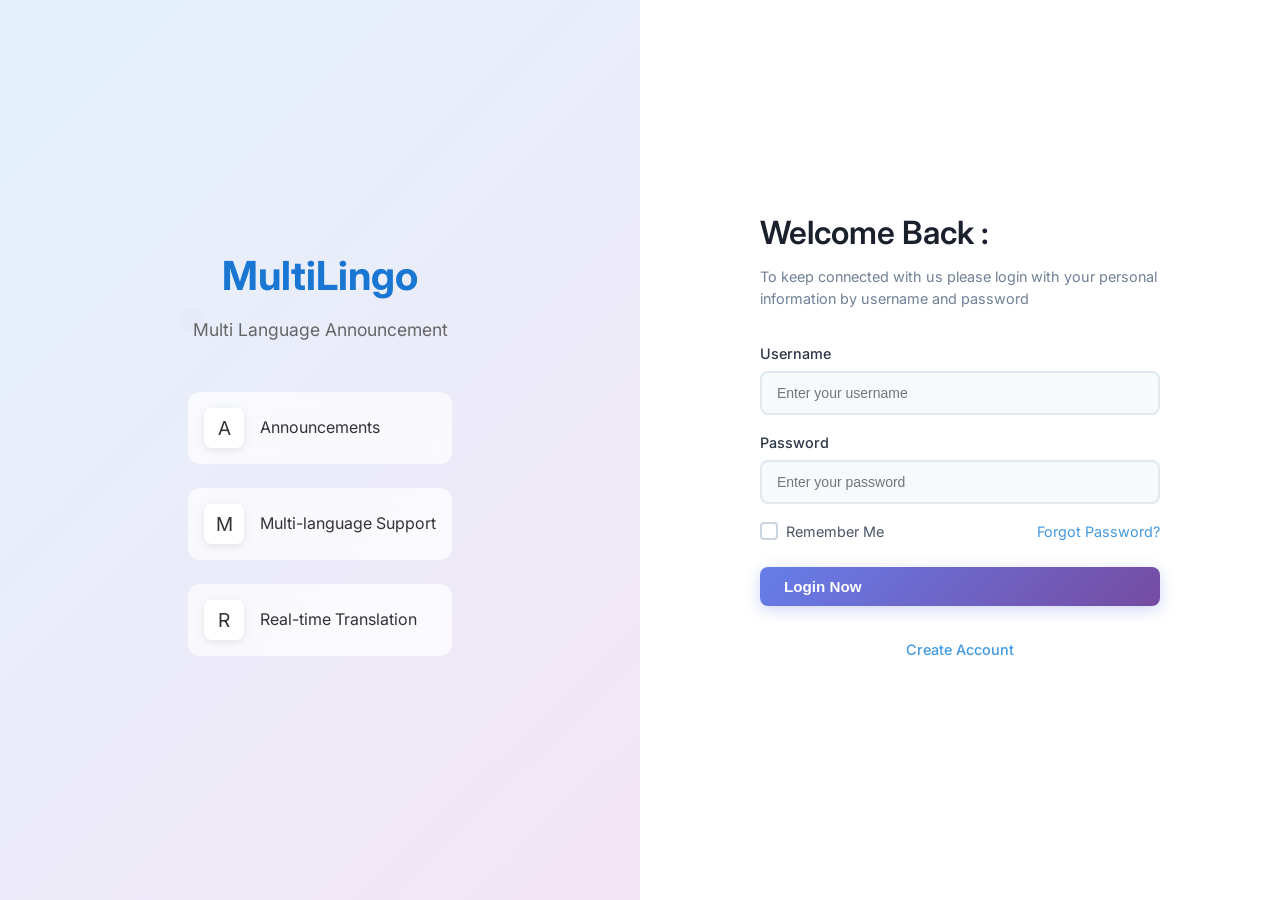
<file: static/index.html>
<!DOCTYPE html>
<html lang="en">
<head>
    <meta charset="UTF-8">
    <meta name="viewport" content="width=device-width, initial-scale=1.0">
    <title>MultiLingo - Multi Language Announcement</title>
    <link rel="stylesheet" href="/static/css/style.css">
    <link href="https://fonts.googleapis.com/css2?family=Inter:wght@300;400;500;600;700&display=swap" rel="stylesheet">
</head>
<body>
    <div class="login-container">
        <div class="login-left">
            <div class="login-illustration">
                <div class="illustration-content">
                    <div class="brand-logo">
                        <h1>MultiLingo</h1>
                        <p>Multi Language Announcement</p>
                    </div>
                    <div class="feature-highlights">
                        <div class="feature-item">
                            <div class="feature-icon">A</div>
                            <span>Announcements  </span>
                        </div>
                        <div class="feature-item">
                            <div class="feature-icon">M</div>
                            <span>Multi-language Support</span>
                        </div>
                        <div class="feature-item">
                            <div class="feature-icon">R</div>
                            <span>Real-time Translation</span>
                        </div>
                    </div>
                </div>
            </div>
        </div>
        <div class="login-right">
            <div class="auth-container">
                <div class="auth-header">
                    <h2>Welcome Back :</h2>
                    <p>To keep connected with us please login with your personal information by username  and password </p>
                </div>

            <!-- Login Form -->
            <div id="loginForm" class="auth-form">
                <form id="loginFormElement">
                    <div class="form-group">
                        <label for="loginUsername">Username</label>
                        <div class="input-wrapper">
                            <input type="text" id="loginUsername" name="username" placeholder="Enter your username" required>
                            <div class="input-icon"></div>
                        </div>
                    </div>
                    <div class="form-group">
                        <label for="loginPassword">Password</label>
                        <div class="input-wrapper">
                            <input type="password" id="loginPassword" name="password" placeholder="Enter your password" required>
                            <div class="input-icon"></div>
                        </div>
                    </div>
                    <div class="form-options">
                        <label class="remember-me">
                            <input type="checkbox" id="rememberMe">
                            <span class="checkmark"></span>
                            Remember Me
                        </label>
                        <a href="#" class="forgot-password">Forgot Password?</a>
                    </div>
                    <button type="submit" class="btn btn-primary">Login Now</button>
                </form>
                <div class="auth-footer">
                    <p class="auth-switch">
                        <a href="#" id="showSignup" class="create-account">Create Account</a>
                    </p>
                </div>
            </div>

            <!-- Signup Form -->
            <div id="signupForm" class="auth-form" style="display: none;">
                <form id="signupFormElement">
                    <div class="form-group">
                        <label for="signupUsername">Username</label>
                        <div class="input-wrapper">
                            <input type="text" id="signupUsername" name="username" placeholder="Enter your username" required minlength="3">
                            <div class="input-icon"></div>
                        </div>
                        <small>At least 3 characters</small>
                    </div>
                    <div class="form-group">
                        <label for="signupPassword">Password</label>
                        <div class="input-wrapper">
                            <input type="password" id="signupPassword" name="password" placeholder="Enter your password" required minlength="6">
                            <div class="input-icon"></div>
                        </div>
                        <small>At least 6 characters</small>
                    </div>
                    <div class="form-group">
                        <label for="confirmPassword">Confirm Password</label>
                        <div class="input-wrapper">
                            <input type="password" id="confirmPassword" name="confirmPassword" placeholder="Confirm your password" required>
                            <div class="input-icon"></div>
                        </div>
                    </div>
                    <button type="submit" class="btn btn-primary">Sign Up</button>
                </form>
                <div class="auth-footer">
                    <p class="auth-switch">
                        Already have an account? 
                        <a href="#" id="showLogin" class="login-link">Login here</a>
                    </p>
                </div>
            </div>

            <!-- Messages -->
            <div id="messageContainer" class="message-container"></div>
        </div>
    </div>
    </div>

    <script src="/static/js/auth.js"></script>
</body>
</html>
</file>
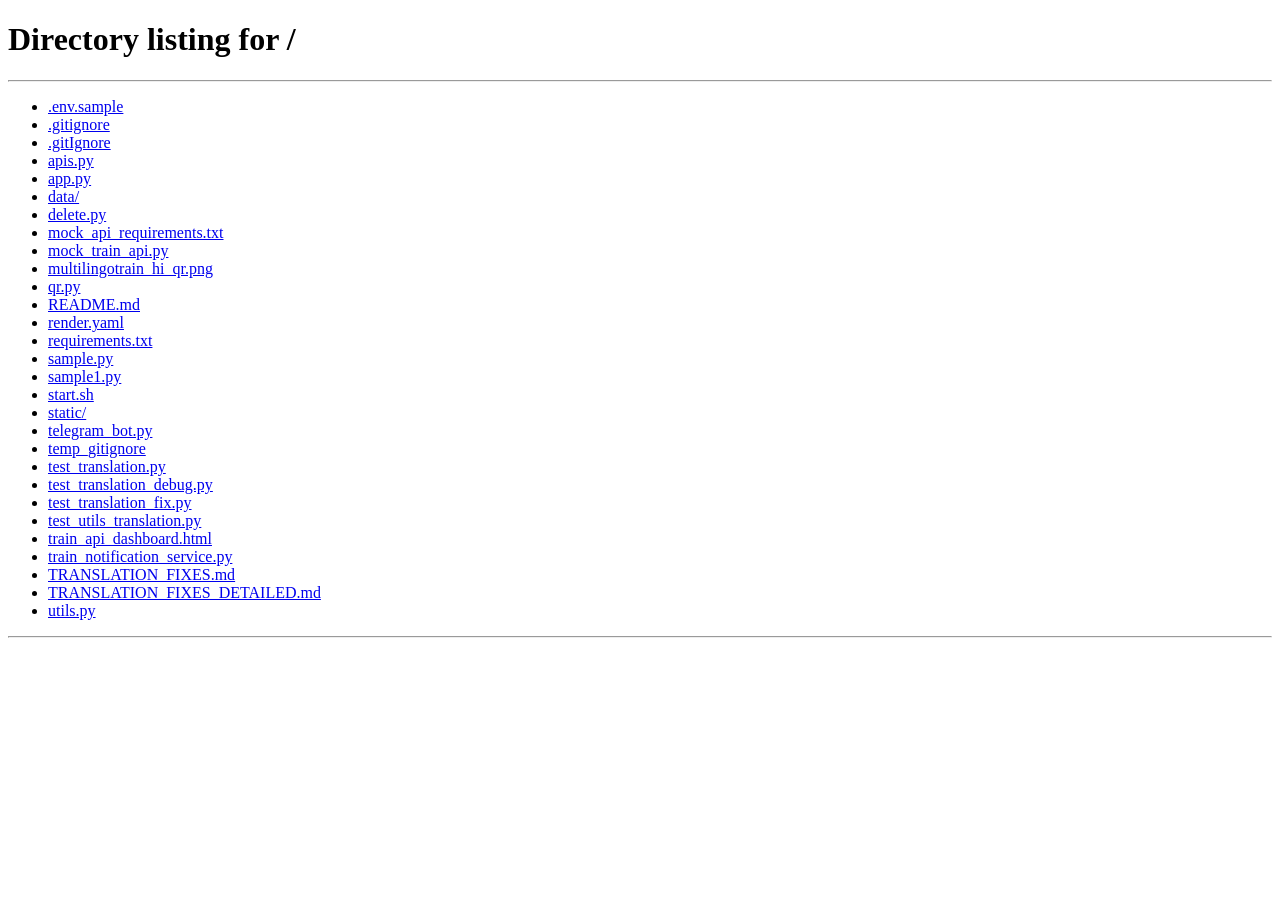
<file: static/dashboard.html>
<!DOCTYPE html>
<html lang="en">
<head>
    <meta charset="UTF-8">
    <meta name="viewport" content="width=device-width, initial-scale=1.0">
    <title>Dashboard - MultiLingo</title>
    <link rel="stylesheet" href="/static/css/style.css">
    <link rel="stylesheet" href="/static/css/dashboard.css">
    <link href="https://fonts.googleapis.com/css2?family=Inter:wght@300;400;500;600;700;800;900&display=swap" rel="stylesheet">
    <link rel="stylesheet" href="https://cdnjs.cloudflare.com/ajax/libs/font-awesome/6.4.0/css/all.min.css">
</head>
<body>
    <!-- Professional Navbar -->
    <nav class="navbar">
        <div class="nav-container">
            <div class="nav-brand">
                <div class="brand-icon">
                    <i class="fas fa-microphone"></i>
                </div>
                <div>
                    <h1>MultiLingo</h1>
                    <div class="brand-subtitle">Multi Language Announcement</div>
                </div>
            </div>
            <button class="mobile-menu-toggle" onclick="toggleMobileMenu()">
                <i class="fas fa-bars"></i>
            </button>
            <div class="nav-links" id="navLinks">
                <a href="/dashboard" class="nav-link active">
                    <i class="fas fa-tachometer-alt nav-icon"></i>
                    Dashboard
                </a>
                <a href="/profile" class="nav-link">
                    <i class="fas fa-user-circle nav-icon"></i>
                    Profile
                </a>
                <button id="logoutBtn" class="btn btn-logout">
                    <i class="fas fa-sign-out-alt"></i>
                    Logout
                </button>
            </div>
        </div>
    </nav>

    <div class="container">
        <div class="dashboard-container">

            <!-- Main Content -->
            <div class="dashboard-content">

                <!-- Train Information Table -->
                <div class="card modern-table-card">
                    <div class="card-header">
                        <div class="header-content">
                            <div class="header-title">
                                <h2><i class="fas fa-train"></i> Live Train Information</h2>
                                <p>Real-time status and updates of trains in the system</p>
                            </div>
                            <div class="header-actions">
                                <button class="btn-refresh" onclick="loadTrainStatus()">
                                    <i class="fas fa-sync-alt"></i>
                                    Refresh
                                </button>
                                <div class="view-toggle">
                                    <button class="btn-toggle active" data-view="table">
                                        <i class="fas fa-table"></i>
                                    </button>
                                    <button class="btn-toggle" data-view="card">
                                        <i class="fas fa-th-large"></i>
                                    </button>
                                </div>
                            </div>
                        </div>
                    </div>
                    
                    <!-- Loading state -->
                    <div class="loading-container" id="loadingSpinner">
                        <div class="loading-spinner"></div>
                        <p>Loading train information...</p>
                    </div>

                    <!-- Table View -->
                    <div id="trainTableContainer" class="train-table-container">
                        <div class="table-wrapper">
                            <table class="trains-table">
                                <thead>
                                    <tr>
                                        <th class="sortable" data-sort="train_number">
                                            <div class="th-content">
                                                <span>Train</span>
                                                <i class="fas fa-sort"></i>
                                            </div>
                                        </th>
                                        <th class="sortable" data-sort="route">
                                            <div class="th-content">
                                                <span>Route</span>
                                                <i class="fas fa-sort"></i>
                                            </div>
                                        </th>
                                        <th class="sortable" data-sort="current_station">
                                            <div class="th-content">
                                                <span>Current Station</span>
                                                <i class="fas fa-sort"></i>
                                            </div>
                                        </th>
                                        <th class="sortable" data-sort="progress">
                                            <div class="th-content">
                                                <span>Progress</span>
                                                <i class="fas fa-sort"></i>
                                            </div>
                                        </th>
                                        <th class="sortable" data-sort="status">
                                            <div class="th-content">
                                                <span>Status</span>
                                                <i class="fas fa-sort"></i>
                                            </div>
                                        </th>
                                        <th class="sortable" data-sort="last_update">
                                            <div class="th-content">
                                                <span>Last Update</span>
                                                <i class="fas fa-sort"></i>
                                            </div>
                                        </th>
                                        <th class="actions-header">
                                            <span>Actions</span>
                                        </th>
                                    </tr>
                                </thead>
                                <tbody id="trainsTableBody">
                                    <!-- Train rows will be populated here -->
                                </tbody>
                            </table>
                        </div>
                    </div>

                    <!-- Card View (Legacy) -->
                    <div id="trainListContainer" class="train-list-container" style="display: none;">
                        <!-- Train items will be populated here -->
                    </div>
                </div>

                <!-- Train Subscriptions Section -->
                <div class="subscriptions-section">
                    <div class="card">
                        <div class="card-header">
                            <h2><i class="fas fa-bell"></i> Train Subscriptions</h2>
                            <p>Manage your train notification subscriptions</p>
                        </div>
                        <div id="subscriptionsContainer" class="subscriptions-container">
                            <!-- Subscriptions will be populated here -->
                        </div>
                    </div>
                </div>

                <!-- Message Container -->
                <div id="messageContainer" class="message-container"></div>
            </div>
        </div>
    </div>

    <script src="/static/js/navbar.js"></script>
    <script src="/static/js/dashboard.js"></script>
</body>
</html>
</file>
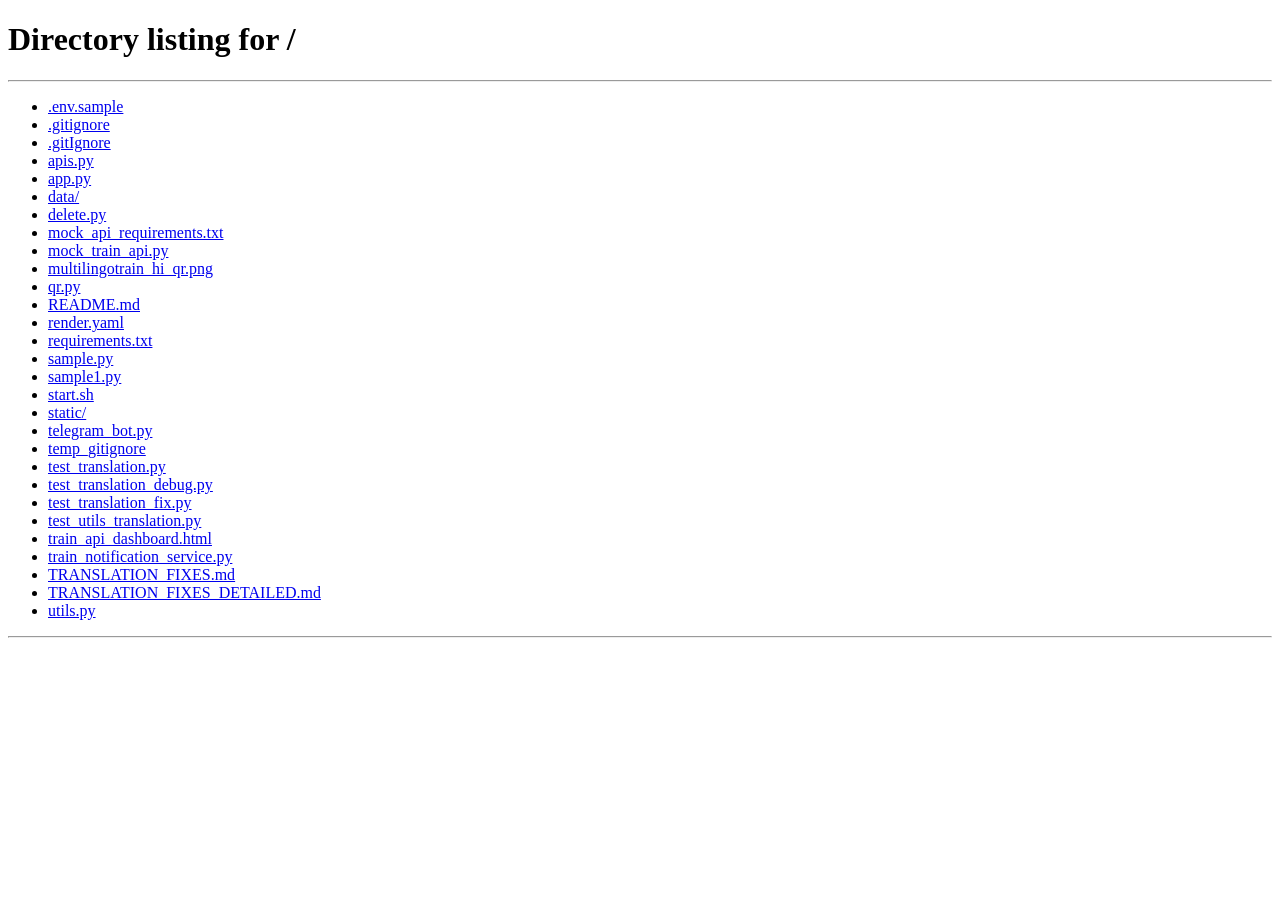
<file: static/profile.html>
<!DOCTYPE html>
<html lang="en">
<head>
    <meta charset="UTF-8">
    <meta name="viewport" content="width=device-width, initial-scale=1.0">
    <title>Profile - MultiLingo</title>
    <link rel="stylesheet" href="/static/css/style.css">
    <link href="https://fonts.googleapis.com/css2?family=Inter:wght@300;400;500;600;700&display=swap" rel="stylesheet">
    <link rel="stylesheet" href="https://cdnjs.cloudflare.com/ajax/libs/font-awesome/6.0.0/css/all.min.css">
</head>
<body>
    <!-- Professional Navbar -->
    <nav class="navbar">
        <div class="nav-container">
            <div class="nav-brand">
                <div class="brand-icon">
                    <i class="fas fa-microphone"></i>
                </div>
                <div>
                    <h1>MultiLingo</h1>
                    <div class="brand-subtitle">Multi Language Announcement</div>
                </div>
            </div>
            <button class="mobile-menu-toggle" onclick="toggleMobileMenu()">
                <i class="fas fa-bars"></i>
            </button>
            <div class="nav-links" id="navLinks">
                <a href="/dashboard" class="nav-link">
                    <i class="fas fa-tachometer-alt nav-icon"></i>
                    Dashboard
                </a>
                <a href="/profile" class="nav-link active">
                    <i class="fas fa-user-circle nav-icon"></i>
                    Profile
                </a>
                <button id="logoutBtn" class="btn btn-logout">
                    <i class="fas fa-sign-out-alt"></i>
                    Logout
                </button>
            </div>
        </div>
    </nav>

    <div class="profile-page">
        <!-- Profile Header -->
        <div class="profile-header-card">
            <div class="profile-header-content">
                <div class="profile-avatar">
                    <div class="avatar-circle">
                        <i class="fas fa-user"></i>
                    </div>
                    <div class="avatar-status-indicator"></div>
                </div>
                <div class="profile-info">
                    <h1 class="profile-name">Welcome Back!</h1>
                    <p class="profile-subtitle">Manage your voice translation preferences and integrations</p>
                    <div class="profile-stats">
                        <div class="stat-item">
                            <span class="stat-number">24/7</span>
                            <span class="stat-label">Available</span>
                        </div>
                        <div class="stat-item">
                            <span class="stat-number">15+</span>
                            <span class="stat-label">Languages</span>
                        </div>
                        <div class="stat-item">
                            <span class="stat-number">Real-time</span>
                            <span class="stat-label">Translation</span>
                        </div>
                    </div>
                </div>
            </div>
        </div>

        <!-- Profile Content with Tabs -->
        <div class="profile-tabs-container">
            <!-- Tab Navigation -->
            <div class="tab-navigation">
                <button class="tab-btn active" data-tab="telegram">
                    <div class="tab-icon"></div>
                    <div class="tab-content-text">
                        <span class="tab-title">Telegram Integration</span>
                        <span class="tab-description">Connect your Telegram account</span>
                    </div>
                </button>
                <button class="tab-btn" data-tab="settings">
                    <div class="tab-icon"></div>
                    <div class="tab-content-text">
                        <span class="tab-title">Settings</span>
                        <span class="tab-description">Customize your preferences</span>
                    </div>
                </button>
            </div>

            <!-- Tab Contents -->
            <div class="tab-content-container">

                <!-- Telegram Integration Tab -->
                <div class="tab-content active" id="telegram-tab">
                    <div class="integration-header">
                        <div class="integration-icon">
                            <i class="fab fa-telegram-plane"></i>
                        </div>
                        <div class="integration-info">
                            <h3>Telegram Bot Integration</h3>
                            <p>Connect your Telegram account to receive real-time notifications and updates directly in your preferred messaging app.</p>
                        </div>
                    </div>
                    
                    <div class="status-card">
                        <div id="telegramStatus" class="telegram-status">
                            <div class="status-indicator status-disconnected"></div>
                            <div class="status-text">
                                <span class="status-title">Connection Status</span>
                                <span class="status-subtitle">Checking connection status...</span>
                            </div>
                        </div>
                    </div>
                    
                    <div id="alertContainer" class="alert-container"></div>
                            
                            <!-- Step 1: Initial Instructions -->
                            <div id="initialInstructions" class="integration-step-card" style="display: none;">
                                <div class="step-header">
                                    <div class="step-icon"></div>
                                    <h4>Connect Your Telegram Account</h4>
                                </div>
                                <p class="step-description">Follow these simple steps to link your Telegram account and start receiving notifications:</p>
                                
                                <div class="steps-grid">
                                    <div class="step-item">
                                        <div class="step-number">1</div>
                                        <div class="step-content">
                                            <h5>Generate Token</h5>
                                            <p>Create a secure verification token</p>
                                        </div>
                                    </div>
                                    <div class="step-item">
                                        <div class="step-number">2</div>
                                        <div class="step-content">
                                            <h5>Share with Bot</h5>
                                            <p>Send the token to our Telegram bot</p>
                                        </div>
                                    </div>
                                    <div class="step-item">
                                        <div class="step-number">3</div>
                                        <div class="step-content">
                                            <h5>Verify Connection</h5>
                                            <p>Wait for confirmation</p>
                                        </div>
                                    </div>
                                </div>
                                
                                <div class="step-actions">
                                    <button onclick="generateToken()" class="btn btn-primary btn-large">
                                        <i class="fas fa-key"></i>
                                        Generate Verification Token
                                    </button>
                                </div>
                            </div>
                            
                            <!-- Step 2: Token Generated - Show sharing options -->
                            <div id="tokenGeneratedSection" class="integration-step-card hidden" style="display: none;">
                                <div class="step-header">
                                    <div class="step-icon"></div>
                                    <h4>Share Your Verification Token</h4>
                                </div>
                                <p class="step-description">Your verification token has been generated. Choose your preferred method to share it with our Telegram bot:</p>
                                
                                <div class="token-display-card">
                                    <div class="token-label">Your Verification Token</div>
                                    <div class="token-input-group">
                                        <code id="generatedToken" class="token-code">Loading...</code>
                                        <button onclick="copyToken()" class="btn btn-outline btn-sm">
                                            <i class="fas fa-copy"></i>
                                            Copy
                                        </button>
                                    </div>
                                </div>
                                
                                <div class="sharing-methods-grid">
                                    <div class="sharing-method-card">
                                        <div class="method-header">
                                            <div class="method-icon"></div>
                                            <h5>Scan QR Code</h5>
                                        </div>
                                        <p>Scan this QR code with your mobile device to open Telegram with the token:</p>
                                        <div class="qr-code-container">
                                            <div id="qrCodeDisplay" class="qr-code-image">
                                                <div class="loading-spinner">
                                                    <i class="fas fa-spinner fa-spin"></i>
                                                    <span>Loading QR Code...</span>
                                                </div>
                                            </div>
                                            <button onclick="downloadQRCode()" class="btn btn-outline btn-sm qr-download-btn" style="display: none;">
                                                <i class="fas fa-download"></i>
                                                Download QR
                                            </button>
                                        </div>
                                    </div>
                                    
                                    <div class="sharing-method-card">
                                        <div class="method-header">
                                            <div class="method-icon"></div>
                                            <h5>Direct Link</h5>
                                        </div>
                                        <p>Click below to open Telegram with the message pre-filled:</p>
                                        <a id="telegramDirectLink" href="#" target="_blank" class="btn btn-telegram">
                                            <i class="fab fa-telegram-plane"></i>
                                            Open in Telegram
                                        </a>
                                    </div>
                                    
                                    <div class="sharing-method-card">
                                        <div class="method-header">
                                            <div class="method-icon"></div>
                                            <h5>Manual Copy</h5>
                                        </div>
                                        <p>Copy the token above and send it to <strong>@Multilingotrain_bot</strong> in Telegram</p>
                                        <div class="manual-steps">
                                            <span class="mini-step">1. Copy token above</span>
                                            <span class="mini-step">2. Open Telegram</span>
                                            <span class="mini-step">3. Search @Multilingotrain_bot</span>
                                            <span class="mini-step">4. Send the token</span>
                                        </div>
                                    </div>
                                </div>
                                
                                <div class="verification-actions">
                                    <button onclick="generateToken()" class="btn btn-secondary">
                                        <i class="fas fa-redo"></i>
                                        Generate New Token
                                    </button>
                                    <div class="verification-status">
                                        <i class="fas fa-clock"></i>
                                        <span>Waiting for verification... This will update automatically once confirmed.</span>
                                    </div>
                                </div>
                            </div>
                            
                            <!-- Step 3: Successfully Connected -->
                            <div id="connectedSection" class="integration-step-card success-card hidden" style="display: none;">
                                <div class="step-header success">
                                    <div class="step-icon success"></div>
                                    <h4>Successfully Connected!</h4>
                                </div>
                                <p class="step-description">Your Telegram account is now linked and ready to receive notifications and updates.</p>
                                
                                <div class="connection-details-card">
                                    <h5>Connection Details</h5>
                                    <div class="detail-grid">
                                        <div class="detail-item">
                                            <span class="detail-label">
                                                <i class="fas fa-id-card"></i>
                                                Chat ID
                                            </span>
                                            <span id="connectedChatId" class="detail-value">Not available</span>
                                        </div>
                                        <div class="detail-item">
                                            <span class="detail-label">
                                                <i class="fas fa-circle"></i>
                                                Status
                                            </span>
                                            <span class="status-badge status-active">
                                                <i class="fas fa-check-circle"></i>
                                                Active
                                            </span>
                                        </div>
                                    </div>
                                </div>
                                
                                <div class="connected-features">
                                    <div class="feature-card">
                                        <div class="feature-icon"></div>
                                        <div class="feature-content">
                                            <h6>Real-time Notifications</h6>
                                            <p>Get instant updates about your translations</p>
                                        </div>
                                    </div>
                                    <div class="feature-card">
                                        <div class="feature-icon"></div>
                                        <div class="feature-content">
                                            <h6>Bot Commands</h6>
                                            <p>Use commands to interact with the service</p>
                                        </div>
                                    </div>
                                </div>
                                
                                <div class="connected-actions">
                                    <div class="test-message-card">
                                        <h5>
                                            <i class="fas fa-paper-plane"></i>
                                            Test Your Connection
                                        </h5>
                                        <div class="test-input-group">
                                            <input type="text" id="testMessage" class="form-input" placeholder="Enter a test message..." value="Hello from MultiLingo! ">
                                            <button onclick="sendTestMessage()" class="btn btn-success">
                                                <i class="fas fa-send"></i>
                                                Send Test
                                            </button>
                                        </div>
                                    </div>
                                    
                                    <div class="danger-zone">
                                        <h6>Danger Zone</h6>
                                        <p>Once you unlink your account, you will stop receiving notifications.</p>
                                        <button onclick="unlinkTelegram()" class="btn btn-danger">
                                            <i class="fas fa-unlink"></i>
                                            Unlink Account
                                        </button>
                                    </div>
                                </div>
                            </div>
                        </div>
                    </div>
                </div>
                <!-- Settings Tab -->
                <div class="tab-content" id="settings-tab">
                    <div class="settings-header">
                        <div class="settings-icon">
                            <i class="fas fa-cog"></i>
                        </div>
                        <div class="settings-info">
                            <h3>Notification Preferences</h3>
                            <p>Customize how you receive notifications and configure your language preferences for the best experience.</p>
                        </div>
                    </div>
                    
                    <div class="settings-grid">
                        <div class="setting-card">
                            <div class="setting-header">
                                <div class="setting-icon"></div>
                                <div class="setting-title">
                                    <h4>Language Preferences</h4>
                                    <p>Choose your preferred language for notifications and interface</p>
                                </div>
                            </div>
                            <div class="setting-content">
                                <div class="form-group">
                                    <label for="preferredLanguage" class="form-label">
                                        <i class="fas fa-language"></i>
                                        Preferred Language for Notifications
                                    </label>
                                    <select id="preferredLanguage" name="preferredLanguage" class="form-select">
                                        <option value="en">US English</option>
                                        <option value="es">ES Spanish</option>
                                        <option value="fr">FR French</option>
                                        <option value="de">DE German</option>
                                        <option value="hi">IN Hindi</option>
                                        <option value="ta">IN Tamil</option>
                                        <option value="te">IN Telugu</option>
                                        <option value="ar">SA Arabic</option>
                                        <option value="zh">CN Chinese</option>
                                        <option value="ja">JP Japanese</option>
                                        <option value="ko">KR Korean</option>
                                        <option value="ru">RU Russian</option>
                                        <option value="pt">BR Portuguese</option>
                                        <option value="it">IT Italian</option>
                                    </select>
                                </div>
                            </div>
                        </div>
                        
                        <div class="setting-card">
                            <div class="setting-header">
                                <div class="setting-icon"></div>
                                <div class="setting-title">
                                    <h4>Audio Notifications</h4>
                                    <p>Enable or disable audio alerts for important notifications</p>
                                </div>
                            </div>
                            <div class="setting-content">
                                <div class="toggle-group">
                                    <label for="audioNotifications" class="toggle-label">
                                        <div class="toggle-info">
                                            <span class="toggle-title">
                                                <i class="fas fa-volume-up"></i>
                                                Enable Audio Notifications
                                            </span>
                                            <span class="toggle-description">Receive audio alerts for important notifications and updates</span>
                                        </div>
                                        <div class="toggle-switch">
                                            <input type="checkbox" id="audioNotifications" name="audioNotifications">
                                            <span class="toggle-slider"></span>
                                        </div>
                                    </label>
                                </div>
                            </div>
                        </div>
                    </div>
                    
                    <div class="settings-actions">
                        <button id="savePreferencesBtn" class="btn btn-primary btn-large">
                            <i class="fas fa-save"></i>
                            Save Preferences
                        </button>
                        <div class="save-note">
                            <i class="fas fa-info-circle"></i>
                            Changes will be applied immediately and synced across all your devices.
                        </div>
                    </div>
                </div>

                </div>

            </div>
        </div>

        <!-- Message Container -->
        <div id="messageContainer" class="message-container"></div>
    </div>

    <script src="/static/js/navbar.js"></script>
    <script src="/static/js/profile.js"></script>
</body>
</html>
</file>
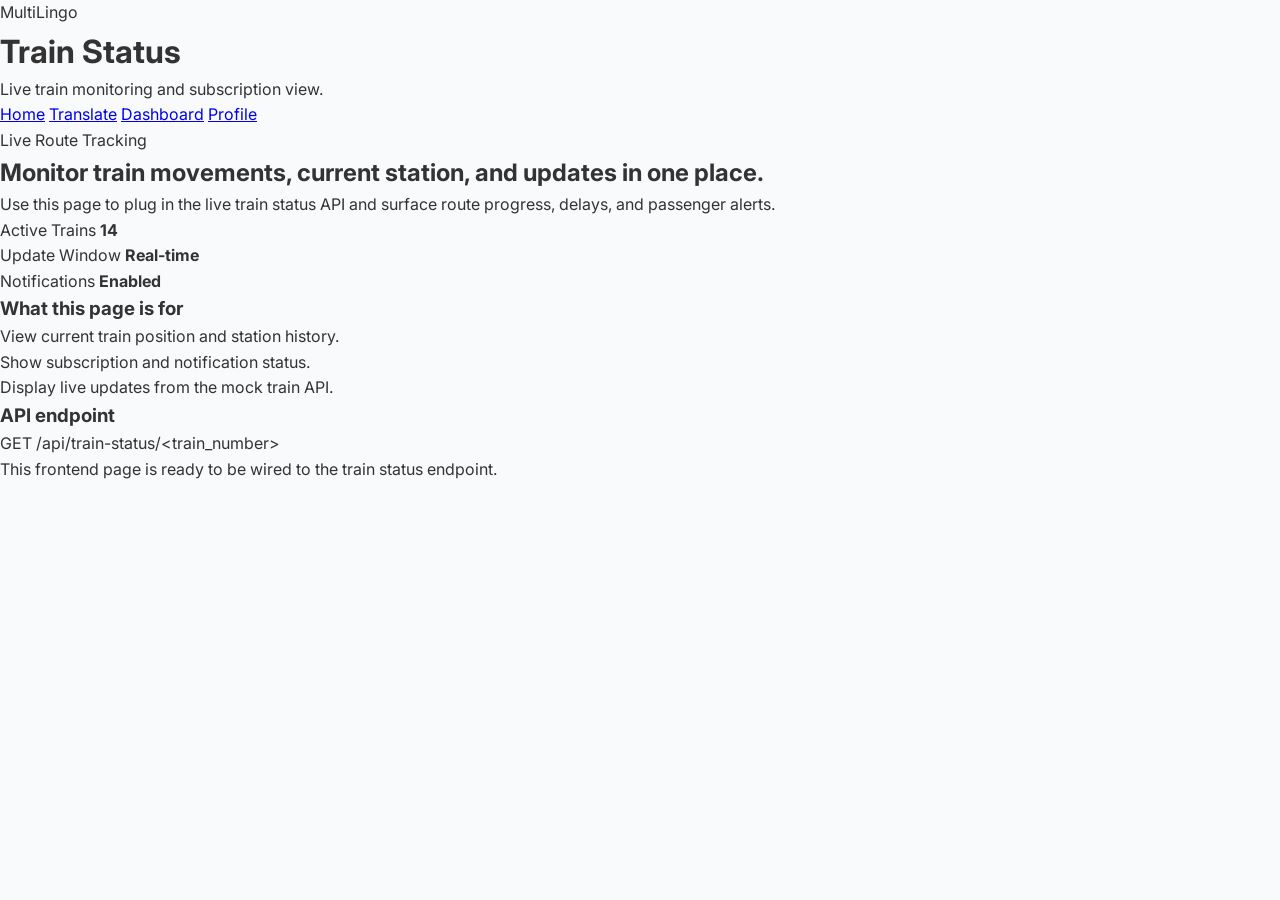
<file: static/train_status.html>
<!DOCTYPE html>
<html lang="en">
<head>
    <meta charset="UTF-8">
    <meta name="viewport" content="width=device-width, initial-scale=1.0">
    <title>MultiLingo - Train Status</title>
    <link rel="stylesheet" href="/static/css/style.css">
    <link rel="stylesheet" href="/static/css/dashboard.css">
    <link href="https://fonts.googleapis.com/css2?family=Inter:wght@300;400;500;600;700;800&display=swap" rel="stylesheet">
</head>
<body>
    <div class="dashboard-shell">
        <header class="dashboard-topbar">
            <div>
                <p class="eyebrow">MultiLingo</p>
                <h1>Train Status</h1>
                <p class="subtitle">Live train monitoring and subscription view.</p>
            </div>
            <nav class="dashboard-nav">
                <a href="/">Home</a>
                <a href="/translate">Translate</a>
                <a href="/dashboard">Dashboard</a>
                <a href="/profile">Profile</a>
            </nav>
        </header>

        <main class="dashboard-grid">
            <section class="dashboard-card hero-card">
                <div class="hero-copy">
                    <span class="pill">Live Route Tracking</span>
                    <h2>Monitor train movements, current station, and updates in one place.</h2>
                    <p>Use this page to plug in the live train status API and surface route progress, delays, and passenger alerts.</p>
                </div>
                <div class="status-metrics">
                    <div class="metric">
                        <span class="metric-label">Active Trains</span>
                        <strong>14</strong>
                    </div>
                    <div class="metric">
                        <span class="metric-label">Update Window</span>
                        <strong>Real-time</strong>
                    </div>
                    <div class="metric">
                        <span class="metric-label">Notifications</span>
                        <strong>Enabled</strong>
                    </div>
                </div>
            </section>

            <section class="dashboard-card">
                <h3>What this page is for</h3>
                <ul class="feature-list">
                    <li>View current train position and station history.</li>
                    <li>Show subscription and notification status.</li>
                    <li>Display live updates from the mock train API.</li>
                </ul>
            </section>

            <section class="dashboard-card">
                <h3>API endpoint</h3>
                <p class="code-line">GET /api/train-status/&lt;train_number&gt;</p>
                <p class="muted">This frontend page is ready to be wired to the train status endpoint.</p>
            </section>
        </main>
    </div>
</body>
</html>
</file>
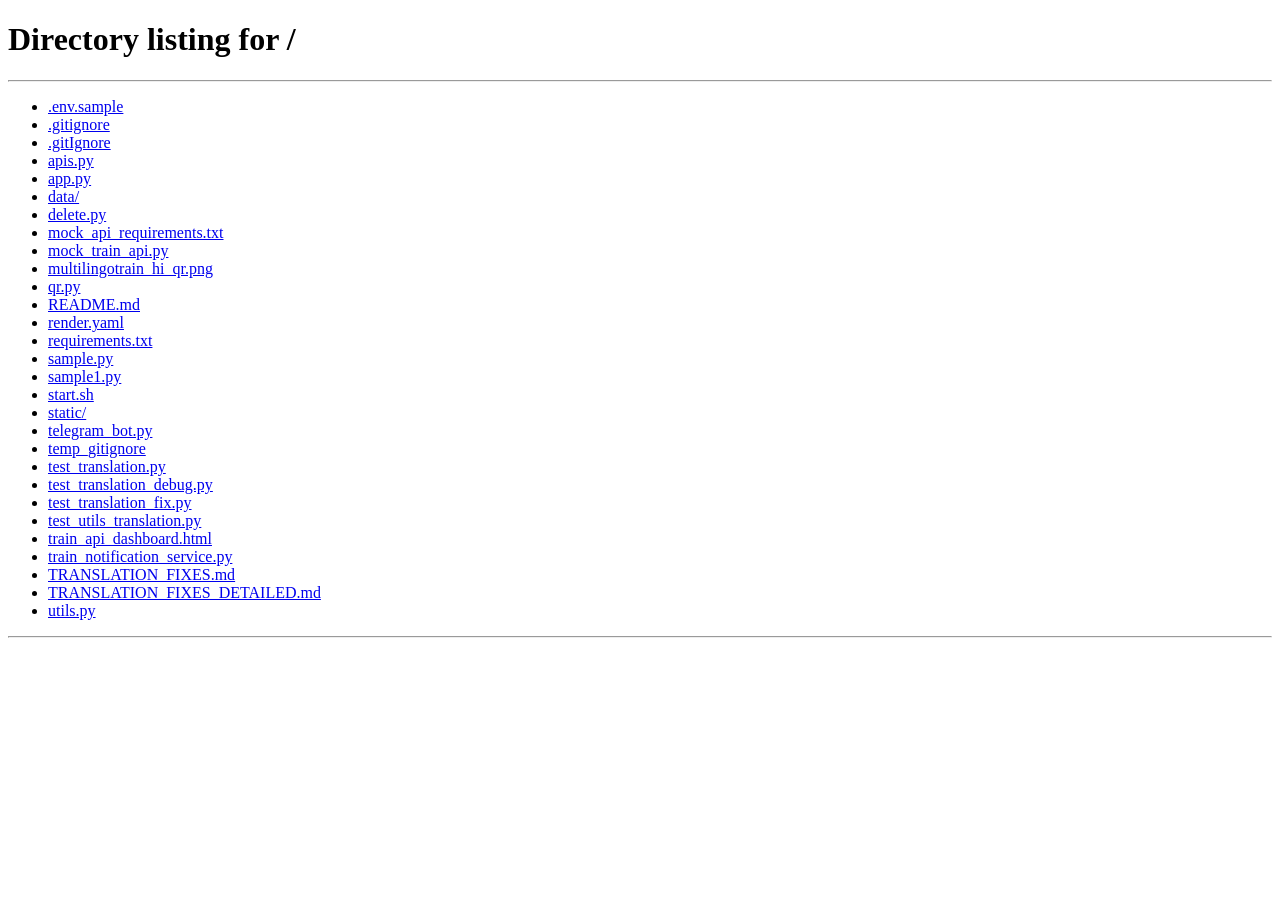
<file: static/translate.html>
<!DOCTYPE     <!-- Professional Navbar -->
    <nav class="navbar">
        <div class="nav-container">
            <div class="nav-brand">
                <div class="brand-icon">
                    <i class="fas fa-microphone"></i>
                </div>
                <div>
                    <h1>MultiLingo</h1>
                    <div class="brand-subtitle">Multi Language Announcement</div>
                </div>
            </div>
            <button class="mobile-menu-toggle" onclick="toggleMobileMenu()">
                <i class="fas fa-bars"></i>
            </button>
            <div class="nav-links" id="navLinks">
                <a href="/dashboard" class="nav-link">
                    <i class="fas fa-tachometer-alt nav-icon"></i>
                    Dashboard
                </a>
                <a href="/translate" class="nav-link active">
                    <i class="fas fa-language nav-icon"></i>
                    Translate
                </a>
                <a href="/profile" class="nav-link">
                    <i class="fas fa-user-circle nav-icon"></i>
                    Profile
                </a>
                <button id="logoutBtn" class="btn btn-logout">
                    <i class="fas fa-sign-out-alt"></i>
                    Logout
                </button>
            </div>
        </div>
    </nav>g="en">
<head>
    <meta charset="UTF-8">
    <meta name="viewport" content="width=device-width, initial-scale=1.0">
    <title>Translate - MultiLingo</title>
    <link rel="stylesheet" href="/static/css/style.css">
    <link href="https://fonts.googleapis.com/css2?family=Inter:wght@300;400;500;600;700&display=swap" rel="stylesheet">
    <link rel="stylesheet" href="https://cdnjs.cloudflare.com/ajax/libs/font-awesome/6.4.0/css/all.min.css">
</head>
<body>
    <!-- Common Navbar -->
    <nav class="navbar">
        <div class="nav-container">
            <div class="nav-brand">
                <h1> MultiLingo</h1>
            </div>
            <div class="nav-links">
                <a href="/dashboard" class="nav-link"> Dashboard</a>
                <a href="/translate" class="nav-link active"> Translate</a>
                <a href="/train-status" class="nav-link"> Train Status</a>
                <a href="/profile" class="nav-link"> Profile</a>
                <button id="logoutBtn" class="btn btn-logout">Logout</button>
            </div>
        </div>
    </nav>

    <div class="container">
        <div class="translate-container">
            <div class="translate-header">
                <h1> MultiLingo</h1>
                <p>Translate text and listen to the pronunciation</p>
            </div>

            <div class="translate-form">
                <form id="translateForm">
                    <div class="language-selection">
                        <div class="form-group">
                            <label for="sourceLanguage">Source Language:</label>
                            <select id="sourceLanguage" name="sourceLanguage" required>
                                <option value="auto">Auto-detect</option>
                                <option value="en">English</option>
                                <option value="ta">Tamil</option>
                                <option value="hi">Hindi</option>
                                <option value="te">Telugu</option>
                                <option value="ar">Arabic</option>
                                <option value="zh-cn">Chinese (Simplified)</option>
                                <option value="zh-tw">Chinese (Traditional)</option>
                                <option value="es">Spanish</option>
                                <option value="fr">French</option>
                                <option value="de">German</option>
                                <option value="it">Italian</option>
                                <option value="ja">Japanese</option>
                                <option value="ko">Korean</option>
                                <option value="pt">Portuguese</option>
                                <option value="ru">Russian</option>
                                <option value="tr">Turkish</option>
                                <option value="vi">Vietnamese</option>
                                <option value="th">Thai</option>
                                <option value="id">Indonesian</option>
                                <option value="ms">Malay</option>
                                <option value="fil">Filipino</option>
                            </select>
                        </div>

                        <div class="swap-languages">
                            <button type="button" id="swapLanguages" class="btn-icon" title="Swap languages">
                                
                            </button>
                        </div>

                        <div class="form-group">
                            <label for="targetLanguage">Target Language:</label>
                            <select id="targetLanguage" name="targetLanguage" required>
                                <option value="en">English</option>
                                <option value="ta">Tamil</option>
                                <option value="hi">Hindi</option>
                                <option value="te">Telugu</option>
                                <option value="ar">Arabic</option>
                                <option value="zh-cn">Chinese (Simplified)</option>
                                <option value="zh-tw">Chinese (Traditional)</option>
                                <option value="es">Spanish</option>
                                <option value="fr">French</option>
                                <option value="de">German</option>
                                <option value="it">Italian</option>
                                <option value="ja">Japanese</option>
                                <option value="ko">Korean</option>
                                <option value="pt">Portuguese</option>
                                <option value="ru">Russian</option>
                                <option value="tr">Turkish</option>
                                <option value="vi">Vietnamese</option>
                                <option value="th">Thai</option>
                                <option value="id">Indonesian</option>
                                <option value="ms">Malay</option>
                                <option value="fil">Filipino</option>
                            </select>
                        </div>
                    </div>

                    <div class="text-input-section">
                        <div class="form-group">
                            <label for="inputText">Text to Translate:</label>
                            <textarea 
                                id="inputText" 
                                name="inputText" 
                                placeholder="Enter text to translate..."
                                rows="4"
                                required
                            ></textarea>
                            <div class="char-counter">
                                <span id="charCount">0</span> / 5000 characters
                            </div>
                        </div>
                    </div>

                    <div class="action-buttons">
                        <button type="submit" class="btn btn-primary" id="translateBtn">
                             Translate & Speak
                        </button>
                        <button type="button" class="btn btn-secondary" id="clearBtn">
                             Clear
                        </button>
                    </div>
                </form>
            </div>

            <div id="resultSection" class="result-section" style="display: none;">
                <div class="result-header">
                    <h3>Translation Result</h3>
                </div>
                
                <div class="translation-result">
                    <div class="original-text">
                        <h4>Original Text:</h4>
                        <div class="text-content" id="originalText"></div>
                        <div class="language-info" id="originalLanguage"></div>
                    </div>

                    <div class="translated-text">
                        <h4>Translated Text:</h4>
                        <div class="text-content" id="translatedText"></div>
                        <div class="language-info" id="translatedLanguage"></div>
                        
                        <div class="audio-controls">
                            <button class="btn btn-audio" id="playAudioBtn" style="display: none;">
                                 Play Audio
                            </button>
                            <audio id="audioPlayer" controls style="display: none;"></audio>
                        </div>
                    </div>
                </div>
            </div>

            <div id="loadingSpinner" class="loading-spinner" style="display: none;">
                <div class="spinner"></div>
                <p>Translating and generating audio...</p>
            </div>

            <div id="errorMessage" class="error-message" style="display: none;"></div>
        </div>
    </div>

    <script src="/static/js/navbar.js"></script>
    <script src="/static/js/translate.js"></script>
</body>
</html>
</file>
<file: static/css/style.css>
/* Reset and base styles */
* {
    margin: 0;
    padding: 0;
    box-sizing: border-box;
}

body {
    font-family: 'Inter', -apple-system, BlinkMacSystemFont, 'Segoe UI', Roboto, Oxygen, Ubuntu, Cantarell, sans-serif;
    line-height: 1.6;
    color: #333;
    background: #f8fafc;
    min-height: 100vh;
}

.container {
    max-width: 1200px;
    margin: 0 auto;
    padding: 20px;
}

/* Login Container Styles */
.login-container {
    display: flex;
    min-height: 100vh;
    background: #ffffff;
}

.login-left {
    flex: 1;
    background: linear-gradient(135deg, #e3f2fd 0%, #f3e5f5 100%);
    display: flex;
    align-items: center;
    justify-content: center;
    padding: 40px;
    position: relative;
    overflow: hidden;
}

.login-left::before {
    content: '';
    position: absolute;
    top: -50%;
    left: -50%;
    width: 200%;
    height: 200%;
    background: url('data:image/svg+xml,<svg xmlns="http://www.w3.org/2000/svg" viewBox="0 0 100 100"><circle cx="20" cy="20" r="2" fill="%23e1f5fe" opacity="0.5"/><circle cx="80" cy="80" r="2" fill="%23f3e5f5" opacity="0.5"/><circle cx="40" cy="60" r="1" fill="%23e8eaf6" opacity="0.7"/></svg>') repeat;
    animation: float 20s infinite linear;
}

@keyframes float {
    0% { transform: translateX(-50px) translateY(-50px); }
    100% { transform: translateX(-50px) translateY(-60px); }
}

.login-illustration {
    text-align: center;
    z-index: 1;
    position: relative;
}

.brand-logo h1 {
    font-size: 2.5rem;
    font-weight: 700;
    color: #1976d2;
    margin-bottom: 0.5rem;
}

.brand-logo p {
    font-size: 1.1rem;
    color: #666;
    margin-bottom: 3rem;
}

.feature-highlights {
    display: flex;
    flex-direction: column;
    gap: 1.5rem;
    max-width: 300px;
}

.feature-item {
    display: flex;
    align-items: center;
    gap: 1rem;
    padding: 1rem;
    background: rgba(255, 255, 255, 0.7);
    border-radius: 12px;
    backdrop-filter: blur(10px);
}

.feature-icon {
    font-size: 1.5rem;
    width: 40px;
    height: 40px;
    display: flex;
    align-items: center;
    justify-content: center;
    background: #fff;
    border-radius: 8px;
    box-shadow: 0 2px 8px rgba(0, 0, 0, 0.1);
}

.login-right {
    flex: 1;
    display: flex;
    align-items: center;
    justify-content: center;
    padding: 40px;
    background: #fff;
}

/* Authentication Styles */
.auth-container {
    max-width: 400px;
    width: 100%;
}

.auth-header {
    text-align: left;
    margin-bottom: 2rem;
}

.auth-header h2 {
    font-size: 2rem;
    font-weight: 600;
    color: #1a202c;
    margin-bottom: 0.5rem;
}

.auth-header p {
    color: #718096;
    font-size: 0.9rem;
    line-height: 1.5;
}

.auth-form {
    margin-bottom: 2rem;
}

/* Form Styles */
.form-group {
    margin-bottom: 1.5rem;
}

.form-group label {
    display: block;
    margin-bottom: 0.5rem;
    font-weight: 500;
    color: #2d3748;
    font-size: 0.9rem;
}

.input-wrapper {
    position: relative;
}

.form-group input {
    width: 100%;
    padding: 12px 45px 12px 15px;
    border: 2px solid #e2e8f0;
    border-radius: 8px;
    font-size: 14px;
    transition: all 0.3s ease;
    background: #f7fafc;
}

.form-group input:focus {
    outline: none;
    border-color: #4299e1;
    background: #fff;
    box-shadow: 0 0 0 3px rgba(66, 153, 225, 0.1);
}

.input-icon {
    position: absolute;
    right: 15px;
    top: 50%;
    transform: translateY(-50%);
    font-size: 1.1rem;
    opacity: 0.6;
}

.form-group small {
    display: block;
    margin-top: 5px;
    color: #718096;
    font-size: 12px;
}

.form-options {
    display: flex;
    justify-content: space-between;
    align-items: center;
    margin-bottom: 1.5rem;
}

.remember-me {
    display: flex;
    align-items: center;
    cursor: pointer;
    font-size: 0.9rem;
    color: #4a5568;
}

.remember-me input[type="checkbox"] {
    display: none;
}

.remember-me .checkmark {
    width: 18px;
    height: 18px;
    border: 2px solid #cbd5e0;
    border-radius: 4px;
    margin-right: 8px;
    position: relative;
    background: white;
    transition: all 0.3s ease;
}

.remember-me input[type="checkbox"]:checked + .checkmark {
    background: #4299e1;
    border-color: #4299e1;
}

.remember-me input[type="checkbox"]:checked + .checkmark::after {
    content: '✓';
    position: absolute;
    top: 50%;
    left: 50%;
    transform: translate(-50%, -50%);
    color: white;
    font-size: 11px;
    font-weight: bold;
}

.forgot-password {
    color: #4299e1;
    text-decoration: none;
    font-size: 0.9rem;
    transition: color 0.3s ease;
}

.forgot-password:hover {
    color: #3182ce;
}

/* Button Styles */
.btn {
    display: inline-block;
    padding: 12px 24px;
    border: none;
    border-radius: 8px;
    font-size: 14px;
    font-weight: 600;
    text-decoration: none;
    cursor: pointer;
    transition: all 0.3s ease;
    text-align: center;
    line-height: 1;
    width: 100%;
}

.btn-primary {
    background: #4299e1;
    color: white;
    font-size: 1rem;
    padding: 14px 24px;
    border-radius: 25px;
}

.btn-primary:hover {
    background: #3182ce;
    transform: translateY(-1px);
    box-shadow: 0 4px 12px rgba(66, 153, 225, 0.3);
}

.auth-footer {
    text-align: center;
    margin-top: 2rem;
}

.auth-footer p {
    color: #718096;
    font-size: 0.9rem;
    margin-bottom: 1rem;
}

.social-login {
    display: flex;
    justify-content: center;
    gap: 1rem;
    margin-bottom: 1.5rem;
}

.social-btn {
    width: 40px;
    height: 40px;
    border: 1px solid #e2e8f0;
    border-radius: 50%;
    background: #fff;
    display: flex;
    align-items: center;
    justify-content: center;
    cursor: pointer;
    transition: all 0.3s ease;
    font-weight: 600;
    color: #4a5568;
}

.social-btn:hover {
    border-color: #4299e1;
    background: #f7fafc;
}

.social-btn.google {
    background: #db4437;
    color: white;
    border-color: #db4437;
}

.social-btn.facebook {
    background: #4267b2;
    color: white;
    border-color: #4267b2;
}

.social-btn.twitter {
    background: #1da1f2;
    color: white;
    border-color: #1da1f2;
}

.create-account,
.login-link {
    color: #4299e1;
    text-decoration: none;
    font-weight: 500;
    transition: color 0.3s ease;
}

.create-account:hover,
.login-link:hover {
    color: #3182ce;
}

/* Message Container */
.message-container {
    margin-top: 1rem;
}

/* Responsive Design */
@media (max-width: 768px) {
    .login-container {
        flex-direction: column;
    }
    
    .login-left {
        min-height: 300px;
        padding: 20px;
    }
    
    .login-right {
        padding: 20px;
    }
    
    .brand-logo h1 {
        font-size: 2rem;
    }
    
    .feature-highlights {
        flex-direction: row;
        flex-wrap: wrap;
        justify-content: center;
    }
    
    .feature-item {
        flex: 1;
        min-width: 120px;
    }
}

/* PROFESSIONAL NAVBAR STYLES */
.navbar {
    background: #ffffff;
    color: #1a202c;
    padding: 0;
    box-shadow: 0 1px 3px rgba(0, 0, 0, 0.1), 0 1px 2px rgba(0, 0, 0, 0.06);
    position: sticky;
    top: 0;
    z-index: 1000;
    border-bottom: 1px solid #e2e8f0;
    backdrop-filter: blur(8px);
    background: rgba(255, 255, 255, 0.95);
    transition: all 0.3s ease;
}

.navbar.scrolled {
    box-shadow: 0 4px 12px rgba(0, 0, 0, 0.1), 0 2px 4px rgba(0, 0, 0, 0.06);
}

.nav-container {
    max-width: 1400px;
    margin: 0 auto;
    display: flex;
    justify-content: space-between;
    align-items: center;
    padding: 0 24px;
    height: 80px;
}

.nav-brand {
    display: flex;
    align-items: center;
    gap: 12px;
}

.nav-brand .brand-icon {
    width: 48px;
    height: 48px;
    background: linear-gradient(135deg, #667eea 0%, #764ba2 100%);
    border-radius: 12px;
    display: flex;
    align-items: center;
    justify-content: center;
    color: white;
    font-size: 1.5rem;
    font-weight: 600;
    box-shadow: 0 4px 12px rgba(102, 126, 234, 0.25);
    transition: all 0.3s ease;
    cursor: pointer;
}

.nav-brand .brand-icon:hover {
    transform: translateY(-2px) scale(1.05);
    box-shadow: 0 6px 16px rgba(102, 126, 234, 0.35);
}

.nav-brand h1 {
    font-size: 1.75rem;
    font-weight: 700;
    margin: 0;
    color: #1a202c;
    background: linear-gradient(135deg, #667eea 0%, #764ba2 100%);
    -webkit-background-clip: text;
    -webkit-text-fill-color: transparent;
    background-clip: text;
}

.nav-brand .brand-subtitle {
    font-size: 0.875rem;
    color: #64748b;
    font-weight: 500;
    margin-top: 2px;
}

.nav-links {
    display: flex;
    align-items: center;
    gap: 8px;
}

.mobile-menu-toggle {
    display: none;
    background: none;
    border: none;
    color: #64748b;
    font-size: 1.5rem;
    cursor: pointer;
    padding: 8px;
    border-radius: 8px;
    transition: all 0.2s ease;
}

.mobile-menu-toggle:hover {
    background: #f1f5f9;
    color: #1a202c;
}

.nav-link {
    color: #64748b;
    text-decoration: none;
    padding: 10px 16px;
    border-radius: 8px;
    font-weight: 500;
    transition: all 0.2s ease;
    font-size: 0.925rem;
    display: flex;
    align-items: center;
    gap: 8px;
    width: 10rem;
    position: relative;
    overflow: hidden;
}

.nav-link::before {
    content: '';
    position: absolute;
    top: 0;
    left: 0;
    width: 0;
    height: 100%;
    background: linear-gradient(135deg, #667eea 0%, #764ba2 100%);
    transition: width 0.3s ease;
    z-index: -1;
    border-radius: 8px;
}

.nav-link:hover {
    color: #1a202c;
    background: #f1f5f9;
    transform: translateY(-1px);
}

.nav-link:hover::before {
    width: 100%;
}

.nav-link:hover {
    color: white;
}

.nav-link.active {
    color: white;
    background: linear-gradient(135deg, #667eea 0%, #764ba2 100%);
    box-shadow: 0 4px 12px rgba(102, 126, 234, 0.25);
}

.nav-link .nav-icon {
    font-size: 1.1rem;
    opacity: 0.8;
}

.btn-logout {
    background: #ffffff;
    color: #ef4444;
    border: 1.5px solid #fecaca;
    padding: 10px 20px;
    border-radius: 8px;
    font-size: 0.925rem;
    font-weight: 600;
    cursor: pointer;
    transition: all 0.2s ease;
    display: flex;
    align-items: center;
    gap: 8px;
    width: 5rem;
    margin-left: 8px;
}

.btn-logout:hover {
    background: #ef4444;
    color: white;
    border-color: #ef4444;
    transform: translateY(-1px);
    box-shadow: 0 4px 12px rgba(239, 68, 68, 0.25);
}

/* MODERN PROFESSIONAL PROFILE STYLES */
.profile-page {
    max-width: 1200px;
    margin: 0 auto;
    padding: 20px;
    background: #f8fafc;
    min-height: 100vh;
}

/* Profile Header Card */
.profile-header-card {
    background: white;
    border-radius: 20px;
    box-shadow: 0 10px 40px rgba(0, 0, 0, 0.1);
    margin-bottom: 32px;
    overflow: hidden;
    border: 1px solid rgba(255, 255, 255, 0.8);
}

.profile-header-content {
    padding: 48px;
    background: linear-gradient(135deg, #667eea 0%, #764ba2 100%);
    color: white;
    position: relative;
    display: flex;
    align-items: center;
    gap: 32px;
}

.profile-header-content::before {
    content: '';
    position: absolute;
    top: 0;
    left: 0;
    right: 0;
    bottom: 0;
    background: url('data:image/svg+xml,<svg xmlns="http://www.w3.org/2000/svg" viewBox="0 0 100 100"><circle cx="20" cy="20" r="2" fill="%23ffffff" opacity="0.1"/><circle cx="80" cy="80" r="1.5" fill="%23ffffff" opacity="0.1"/><circle cx="40" cy="60" r="1" fill="%23ffffff" opacity="0.08"/></svg>') repeat;
    pointer-events: none;
}

.profile-avatar {
    position: relative;
    flex-shrink: 0;
    z-index: 1;
}

.avatar-circle {
    width: 120px;
    height: 120px;
    border-radius: 50%;
    background: rgba(255, 255, 255, 0.2);
    display: flex;
    align-items: center;
    justify-content: center;
    font-size: 3rem;
    color: white;
    border: 4px solid rgba(255, 255, 255, 0.3);
    backdrop-filter: blur(10px);
    transition: all 0.3s ease;
}

.avatar-circle:hover {
    transform: scale(1.05);
    border-color: rgba(255, 255, 255, 0.5);
}

.avatar-status-indicator {
    position: absolute;
    bottom: 8px;
    right: 8px;
    width: 24px;
    height: 24px;
    background: #48bb78;
    border-radius: 50%;
    border: 4px solid white;
    box-shadow: 0 2px 8px rgba(0, 0, 0, 0.15);
}

.profile-info {
    flex: 1;
    z-index: 1;
}

.profile-name {
    font-size: 2.5rem;
    font-weight: 700;
    margin: 0 0 8px 0;
    color: white;
}

.profile-subtitle {
    font-size: 1.1rem;
    opacity: 0.9;
    margin: 0 0 24px 0;
    font-weight: 400;
}

.profile-stats {
    display: flex;
    gap: 32px;
}

.stat-item {
    text-align: center;
}

.stat-number {
    display: block;
    font-size: 1.5rem;
    font-weight: 700;
    color: white;
    margin-bottom: 4px;
}

.stat-label {
    display: block;
    font-size: 0.9rem;
    opacity: 0.8;
    color: white;
}

/* Enhanced Tab Container */
.profile-tabs-container {
    background: white;
    border-radius: 20px;
    box-shadow: 0 10px 40px rgba(0, 0, 0, 0.1);
    margin-bottom: 32px;
    overflow: hidden;
    border: 1px solid rgba(255, 255, 255, 0.8);
}

.tab-navigation {
    display: flex;
    background: #f8fafc;
    border-bottom: 1px solid #e2e8f0;
    padding: 0;
}

.tab-btn {
    flex: 1;
    padding: 24px;
    border: none;
    background: transparent;
    cursor: pointer;
    transition: all 0.3s ease;
    border-bottom: 4px solid transparent;
    display: flex;
    align-items: center;
    gap: 16px;
    text-align: left;
}

.tab-btn:hover {
    background: rgba(102, 126, 234, 0.05);
}

.tab-btn.active {
    background: white;
    border-bottom-color: #667eea;
    box-shadow: 0 -2px 10px rgba(0, 0, 0, 0.05);
}

.tab-icon {
    font-size: 1.5rem;
    width: 48px;
    height: 48px;
    display: flex;
    align-items: center;
    justify-content: center;
    background: rgba(102, 126, 234, 0.1);
    border-radius: 12px;
    transition: all 0.3s ease;
}

.tab-btn.active .tab-icon {
    background: #667eea;
    color: white;
}

.tab-content-text {
    flex: 1;
}

.tab-title {
    display: block;
    font-size: 1.1rem;
    font-weight: 600;
    color: #2d3748;
    margin-bottom: 4px;
}

.tab-description {
    display: block;
    font-size: 0.9rem;
    color: #718096;
}

.tab-btn.active .tab-title {
    color: #667eea;
}

.tab-content-container {
    padding: 48px;
}

.tab-content {
    display: none;
}

.tab-content.active {
    display: block;
}

/* Integration Header */
.integration-header {
    display: flex;
    align-items: center;
    gap: 24px;
    margin-bottom: 32px;
    padding: 24px;
    background: linear-gradient(135deg, #f7fafc 0%, #edf2f7 100%);
    border-radius: 16px;
    border: 1px solid #e2e8f0;
}

.integration-icon {
    width: 64px;
    height: 64px;
    display: flex;
    align-items: center;
    justify-content: center;
    background: #667eea;
    border-radius: 16px;
    color: white;
    font-size: 1.8rem;
    flex-shrink: 0;
}

.integration-info h3 {
    font-size: 1.5rem;
    font-weight: 700;
    color: #2d3748;
    margin: 0 0 8px 0;
}

.integration-info p {
    font-size: 1rem;
    color: #4a5568;
    margin: 0;
    line-height: 1.5;
}

/* Status Card */
.status-card {
    margin-bottom: 32px;
}

.telegram-status {
    display: flex;
    align-items: center;
    gap: 16px;
    padding: 20px;
    background: white;
    border-radius: 12px;
    border: 1px solid #e2e8f0;
    box-shadow: 0 2px 8px rgba(0, 0, 0, 0.05);
}

.status-indicator {
    width: 16px;
    height: 16px;
    border-radius: 50%;
    flex-shrink: 0;
    box-shadow: 0 0 0 3px rgba(255, 255, 255, 1), 0 0 0 6px rgba(0, 0, 0, 0.1);
}

.status-text {
    flex: 1;
}

.status-title {
    display: block;
    font-weight: 600;
    color: #2d3748;
    font-size: 1rem;
    margin-bottom: 2px;
}

.status-subtitle {
    display: block;
    font-size: 0.9rem;
    color: #718096;
}

.status-connected {
    background-color: #48bb78;
}

.status-disconnected {
    background-color: #f56565;
}

.status-pending {
    background-color: #ed8936;
}

/* Alert Container */
.alert-container {
    margin-bottom: 24px;
}

.alert {
    padding: 16px 20px;
    border-radius: 12px;
    margin-bottom: 16px;
    font-weight: 500;
    display: flex;
    align-items: center;
    gap: 12px;
}

.alert-success {
    background: #c6f6d5;
    color: #22543d;
    border: 1px solid #9ae6b4;
}

.alert-error {
    background: #fed7d7;
    color: #742a2a;
    border: 1px solid #fc8181;
}

.alert-info {
    background: #bee3f8;
    color: #2a69ac;
    border: 1px solid #90cdf4;
}

/* Integration Step Cards */
.integration-step-card {
    background: white;
    border-radius: 16px;
    padding: 32px;
    margin-bottom: 24px;
    border: 1px solid #e2e8f0;
    box-shadow: 0 4px 20px rgba(0, 0, 0, 0.08);
}

.integration-step-card.success-card {
    border-color: #48bb78;
    background: linear-gradient(135deg, #f0fff4 0%, #c6f6d5 100%);
}

.step-header {
    display: flex;
    align-items: center;
    gap: 16px;
    margin-bottom: 20px;
}

.step-header.success {
    color: #22543d;
}

.step-icon {
    width: 48px;
    height: 48px;
    display: flex;
    align-items: center;
    justify-content: center;
    background: #667eea;
    border-radius: 12px;
    color: white;
    font-size: 1.2rem;
    flex-shrink: 0;
}

.step-icon.success {
    background: #48bb78;
}

.step-header h4 {
    font-size: 1.3rem;
    font-weight: 700;
    margin: 0;
    color: #2d3748;
}

.step-description {
    font-size: 1rem;
    color: #4a5568;
    margin: 0 0 24px 0;
    line-height: 1.6;
}

/* Steps Grid */
.steps-grid {
    display: grid;
    grid-template-columns: repeat(auto-fit, minmax(200px, 1fr));
    gap: 16px;
    margin-bottom: 32px;
}

.step-item {
    display: flex;
    align-items: center;
    gap: 16px;
    padding: 20px;
    background: #f7fafc;
    border-radius: 12px;
    border: 1px solid #e2e8f0;
}

.step-number {
    width: 32px;
    height: 32px;
    display: flex;
    align-items: center;
    justify-content: center;
    background: #667eea;
    color: white;
    border-radius: 50%;
    font-weight: 700;
    font-size: 0.9rem;
    flex-shrink: 0;
}

.step-content h5 {
    font-weight: 600;
    color: #2d3748;
    margin: 0 0 4px 0;
    font-size: 0.95rem;
}

.step-content p {
    font-size: 0.85rem;
    color: #718096;
    margin: 0;
}

.step-actions {
    text-align: center;
}

/* Token Display Card */
.token-display-card {
    background: #f7fafc;
    border-radius: 12px;
    padding: 20px;
    margin-bottom: 24px;
    border: 1px solid #e2e8f0;
}

.token-label {
    font-weight: 600;
    color: #2d3748;
    margin-bottom: 12px;
    display: block;
}

.token-input-group {
    display: flex;
    align-items: center;
    gap: 12px;
}

.token-code {
    flex: 1;
    background: white;
    border: 1px solid #e2e8f0;
    border-radius: 8px;
    padding: 12px 16px;
    font-family: 'Monaco', 'Menlo', monospace;
    font-size: 0.9rem;
    color: #2d3748;
    word-break: break-all;
}

/* Sharing Methods Grid */
.sharing-methods-grid {
    display: grid;
    grid-template-columns: repeat(auto-fit, minmax(300px, 1fr));
    gap: 20px;
    margin-bottom: 32px;
}

.sharing-method-card {
    background: white;
    border-radius: 12px;
    padding: 24px;
    border: 1px solid #e2e8f0;
    box-shadow: 0 2px 8px rgba(0, 0, 0, 0.05);
    transition: all 0.3s ease;
}

.sharing-method-card:hover {
    transform: translateY(-2px);
    box-shadow: 0 8px 25px rgba(0, 0, 0, 0.15);
}

.method-header {
    display: flex;
    align-items: center;
    gap: 12px;
    margin-bottom: 16px;
}

.method-icon {
    width: 40px;
    height: 40px;
    display: flex;
    align-items: center;
    justify-content: center;
    background: linear-gradient(135deg, #667eea 0%, #764ba2 100%);
    border-radius: 10px;
    color: white;
    font-size: 1.1rem;
}

.method-header h5 {
    font-size: 1.1rem;
    font-weight: 600;
    color: #2d3748;
    margin: 0;
}

.sharing-method-card p {
    color: #4a5568;
    margin-bottom: 16px;
    line-height: 1.5;
}

/* QR Code Container */
.qr-code-container {
    text-align: center;
    margin: 16px 0;
}

.qr-code-image {
    display: inline-block;
    padding: 16px;
    background: white;
    border-radius: 12px;
    border: 1px solid #e2e8f0;
    margin-bottom: 12px;
}

.qr-code-image img {
    max-width: 200px;
    height: auto;
    border-radius: 8px;
}

.loading-spinner {
    display: flex;
    flex-direction: column;
    align-items: center;
    gap: 8px;
    padding: 40px;
    color: #718096;
}

.loading-spinner i {
    font-size: 1.5rem;
}

/* Manual Steps */
.manual-steps {
    display: flex;
    flex-wrap: wrap;
    gap: 8px;
    margin-top: 12px;
}

.mini-step {
    background: #edf2f7;
    color: #4a5568;
    padding: 4px 8px;
    border-radius: 6px;
    font-size: 0.8rem;
    font-weight: 500;
}

/* Verification Actions */
.verification-actions {
    margin-top: 32px;
    padding-top: 24px;
    border-top: 1px solid #e2e8f0;
    display: flex;
    justify-content: space-between;
    align-items: center;
    flex-wrap: wrap;
    gap: 16px;
}

.verification-status {
    display: flex;
    align-items: center;
    gap: 8px;
    color: #718096;
    font-style: italic;
}

/* Connection Details Card */
.connection-details-card {
    background: white;
    border-radius: 12px;
    padding: 24px;
    margin-bottom: 24px;
    border: 1px solid #e2e8f0;
}

.connection-details-card h5 {
    font-weight: 600;
    color: #2d3748;
    margin: 0 0 16px 0;
    display: flex;
    align-items: center;
    gap: 8px;
}

.detail-grid {
    display: grid;
    gap: 16px;
}

.detail-item {
    display: flex;
    justify-content: space-between;
    align-items: center;
    padding: 12px 0;
    border-bottom: 1px solid #f7fafc;
}

.detail-item:last-child {
    border-bottom: none;
}

.detail-label {
    font-weight: 500;
    color: #4a5568;
    display: flex;
    align-items: center;
    gap: 8px;
}

.detail-value {
    font-weight: 600;
    color: #2d3748;
}

.status-badge {
    display: flex;
    align-items: center;
    gap: 6px;
    padding: 6px 12px;
    border-radius: 6px;
    font-size: 0.85rem;
    font-weight: 500;
}

.status-active {
    background: #c6f6d5;
    color: #22543d;
}

/* Connected Features */
.connected-features {
    display: grid;
    grid-template-columns: repeat(auto-fit, minmax(200px, 1fr));
    gap: 16px;
    margin-bottom: 24px;
}

.feature-card {
    display: flex;
    align-items: center;
    gap: 12px;
    padding: 16px;
    background: rgba(102, 126, 234, 0.05);
    border-radius: 10px;
    border: 1px solid rgba(102, 126, 234, 0.1);
}

.feature-icon {
    font-size: 1.2rem;
}

.feature-content h6 {
    font-weight: 600;
    color: #2d3748;
    margin: 0 0 4px 0;
    font-size: 0.9rem;
}

.feature-content p {
    font-size: 0.8rem;
    color: #718096;
    margin: 0;
}

/* Connected Actions */
.connected-actions {
    display: grid;
    gap: 24px;
}

.test-message-card {
    background: white;
    border-radius: 12px;
    padding: 24px;
    border: 1px solid #e2e8f0;
}

.test-message-card h5 {
    font-weight: 600;
    color: #2d3748;
    margin: 0 0 16px 0;
    display: flex;
    align-items: center;
    gap: 8px;
}

.test-input-group {
    display: flex;
    gap: 12px;
    align-items: stretch;
}

.test-input-group .form-input {
    flex: 1;
    margin: 0;
}

/* Danger Zone */
.danger-zone {
    background: #fed7d7;
    border: 1px solid #fc8181;
    border-radius: 12px;
    padding: 24px;
    text-align: center;
}

.danger-zone h6 {
    font-weight: 600;
    color: #742a2a;
    margin: 0 0 8px 0;
}

.danger-zone p {
    color: #742a2a;
    margin: 0 0 16px 0;
    font-size: 0.9rem;
}

/* Settings Styles */
.settings-header {
    display: flex;
    align-items: center;
    gap: 24px;
    margin-bottom: 32px;
    padding: 24px;
    background: linear-gradient(135deg, #f7fafc 0%, #edf2f7 100%);
    border-radius: 16px;
    border: 1px solid #e2e8f0;
}

.settings-icon {
    width: 64px;
    height: 64px;
    display: flex;
    align-items: center;
    justify-content: center;
    background: #667eea;
    border-radius: 16px;
    color: white;
    font-size: 1.8rem;
    flex-shrink: 0;
}

.settings-info h3 {
    font-size: 1.5rem;
    font-weight: 700;
    color: #2d3748;
    margin: 0 0 8px 0;
}

.settings-info p {
    font-size: 1rem;
    color: #4a5568;
    margin: 0;
    line-height: 1.5;
}

.settings-grid {
    display: grid;
    gap: 24px;
    margin-bottom: 32px;
}

.setting-card {
    background: white;
    border-radius: 16px;
    padding: 32px;
    border: 1px solid #e2e8f0;
    box-shadow: 0 4px 20px rgba(0, 0, 0, 0.08);
}

.setting-header {
    display: flex;
    align-items: flex-start;
    gap: 16px;
    margin-bottom: 24px;
}

.setting-icon {
    width: 48px;
    height: 48px;
    display: flex;
    align-items: center;
    justify-content: center;
    background: linear-gradient(135deg, #667eea 0%, #764ba2 100%);
    border-radius: 12px;
    color: white;
    font-size: 1.2rem;
    flex-shrink: 0;
}

.setting-title h4 {
    font-size: 1.2rem;
    font-weight: 600;
    color: #2d3748;
    margin: 0 0 6px 0;
}

.setting-title p {
    font-size: 0.9rem;
    color: #718096;
    margin: 0;
    line-height: 1.4;
}

.setting-content {
    padding-left: 64px;
}

/* Form Styles */
.form-group {
    margin-bottom: 0;
}

.form-label {
    display: flex;
    align-items: center;
    gap: 8px;
    font-weight: 600;
    color: #2d3748;
    margin-bottom: 8px;
    font-size: 0.95rem;
}

.form-select {
    width: 100%;
    padding: 12px 16px;
    border: 1px solid #e2e8f0;
    border-radius: 8px;
    font-size: 1rem;
    color: #2d3748;
    background: white;
    transition: all 0.3s ease;
}

.form-select:focus {
    outline: none;
    border-color: #667eea;
    box-shadow: 0 0 0 3px rgba(102, 126, 234, 0.1);
}

.form-input {
    width: 100%;
    padding: 12px 16px;
    border: 1px solid #e2e8f0;
    border-radius: 8px;
    font-size: 1rem;
    color: #2d3748;
    background: white;
    transition: all 0.3s ease;
}

.form-input:focus {
    outline: none;
    border-color: #667eea;
    box-shadow: 0 0 0 3px rgba(102, 126, 234, 0.1);
}

/* Toggle Styles */
.toggle-group {
    margin-bottom: 0;
}

.toggle-label {
    display: flex;
    justify-content: space-between;
    align-items: center;
    cursor: pointer;
    padding: 16px 0;
}

.toggle-info {
    flex: 1;
}

.toggle-title {
    display: flex;
    align-items: center;
    gap: 8px;
    font-weight: 600;
    color: #2d3748;
    margin-bottom: 4px;
    font-size: 1rem;
}

.toggle-description {
    font-size: 0.9rem;
    color: #718096;
    line-height: 1.4;
}

.toggle-switch {
    position: relative;
    width: 60px;
    height: 32px;
    flex-shrink: 0;
}

.toggle-switch input {
    opacity: 0;
    width: 0;
    height: 0;
}

.toggle-slider {
    position: absolute;
    cursor: pointer;
    top: 0;
    left: 0;
    right: 0;
    bottom: 0;
    background-color: #cbd5e0;
    transition: 0.3s;
    border-radius: 32px;
}

.toggle-slider:before {
    position: absolute;
    content: "";
    height: 24px;
    width: 24px;
    left: 4px;
    bottom: 4px;
    background-color: white;
    transition: 0.3s;
    border-radius: 50%;
    box-shadow: 0 2px 4px rgba(0, 0, 0, 0.2);
}

input:checked + .toggle-slider {
    background-color: #667eea;
}

input:checked + .toggle-slider:before {
    transform: translateX(28px);
}

/* Settings Actions */
.settings-actions {
    text-align: center;
    padding-top: 24px;
    border-top: 1px solid #e2e8f0;
}

.save-note {
    display: flex;
    align-items: center;
    justify-content: center;
    gap: 8px;
    margin-top: 16px;
    font-size: 0.9rem;
    color: #718096;
    font-style: italic;
}

/* Enhanced Button Styles */
.btn {
    display: inline-flex;
    align-items: center;
    gap: 8px;
    padding: 12px 24px;
    border-radius: 8px;
    border: none;
    font-weight: 600;
    cursor: pointer;
    transition: all 0.3s ease;
    text-decoration: none;
    font-size: 0.95rem;
    line-height: 1;
}

.btn-large {
    padding: 16px 32px;
    font-size: 1rem;
}

.btn-primary {
    background: linear-gradient(135deg, #667eea 0%, #764ba2 100%);
    color: white;
    box-shadow: 0 4px 15px rgba(102, 126, 234, 0.3);
}

.btn-primary:hover {
    transform: translateY(-2px);
    box-shadow: 0 8px 25px rgba(102, 126, 234, 0.4);
}

.btn-secondary {
    background: #e2e8f0;
    color: #4a5568;
    border: 1px solid #cbd5e0;
}

.btn-secondary:hover {
    background: #cbd5e0;
    transform: translateY(-1px);
}

.btn-success {
    background: #48bb78;
    color: white;
    box-shadow: 0 4px 15px rgba(72, 187, 120, 0.3);
}

.btn-success:hover {
    background: #38a169;
    transform: translateY(-2px);
    box-shadow: 0 8px 25px rgba(72, 187, 120, 0.4);
}

.btn-danger {
    background: #f56565;
    color: white;
    box-shadow: 0 4px 15px rgba(245, 101, 101, 0.3);
}

.btn-danger:hover {
    background: #e53e3e;
    transform: translateY(-2px);
    box-shadow: 0 8px 25px rgba(245, 101, 101, 0.4);
}

.btn-outline {
    background: transparent;
    color: #667eea;
    border: 1px solid #667eea;
}

.btn-outline:hover {
    background: #667eea;
    color: white;
    transform: translateY(-1px);
}

.btn-telegram {
    background: #0088cc;
    color: white;
    box-shadow: 0 4px 15px rgba(0, 136, 204, 0.3);
}

.btn-telegram:hover {
    background: #006699;
    transform: translateY(-2px);
    box-shadow: 0 8px 25px rgba(0, 136, 204, 0.4);
}

.btn-sm {
    padding: 8px 16px;
    font-size: 0.85rem;
}

/* Responsive Design */
@media (max-width: 768px) {
    .profile-page {
        padding: 16px;
    }
    
    .profile-header-content {
        flex-direction: column;
        text-align: center;
        padding: 32px 24px;
    }
    
    .profile-stats {
        justify-content: center;
    }
    
    .tab-navigation {
        flex-direction: column;
    }
    
    .tab-btn {
        text-align: center;
    }
    
    .tab-content-container {
        padding: 24px;
    }
    
    .integration-header {
        flex-direction: column;
        text-align: center;
    }
    
    .settings-header {
        flex-direction: column;
        text-align: center;
    }
    
    .sharing-methods-grid {
        grid-template-columns: 1fr;
    }
    
    .steps-grid {
        grid-template-columns: 1fr;
    }
    
    .connected-features {
        grid-template-columns: 1fr;
    }
    
    .verification-actions {
        flex-direction: column;
        align-items: stretch;
    }
    
    .test-input-group {
        flex-direction: column;
    }
    
    .setting-content {
        padding-left: 0;
    }
    
    .toggle-label {
        flex-direction: column;
        gap: 16px;
        align-items: flex-start;
    }
}

.profile-actions {
    display: flex;
    flex-direction: column;
    gap: 12px;
    flex-shrink: 0;
}

.btn-edit-profile {
    background: rgba(255, 255, 255, 0.2);
    color: white;
    border: 2px solid rgba(255, 255, 255, 0.3);
    padding: 12px 24px;
    border-radius: 8px;
    font-weight: 600;
    cursor: pointer;
    transition: all 0.3s ease;
    min-width: 120px;
}

.btn-edit-profile:hover {
    background: rgba(255, 255, 255, 0.3);
}

/* Portfolio Section */
.portfolio-section {
    grid-row: 1 / 3;
}

.portfolio-grid {
    display: grid;
    grid-template-columns: repeat(2, 1fr);
    gap: 16px;
    padding: 0 24px 24px 24px;
}

/* Animation for portfolio items */
@keyframes fadeInUp {
    from {
        opacity: 0;
        transform: translateY(30px);
    }
    to {
        opacity: 1;
        transform: translateY(0);
    }
}

.portfolio-item {
    border-radius: 12px;
    overflow: hidden;
    background: #f8fafc;
    transition: all 0.3s ease;
    cursor: pointer;
    animation: fadeInUp 0.6s ease forwards;
}

.portfolio-item:nth-child(1) { animation-delay: 0.1s; }
.portfolio-item:nth-child(2) { animation-delay: 0.2s; }
.portfolio-item:nth-child(3) { animation-delay: 0.3s; }
.portfolio-item:nth-child(4) { animation-delay: 0.4s; }

.portfolio-item:hover {
    transform: translateY(-4px);
    box-shadow: 0 8px 25px rgba(0, 0, 0, 0.15);
}

.portfolio-image {
    height: 120px;
    overflow: hidden;
}

.project-placeholder {
    width: 100%;
    height: 100%;
    background: linear-gradient(135deg, #667eea 0%, #764ba2 100%);
    position: relative;
    display: flex;
    align-items: center;
    justify-content: center;
    font-size: 1.5rem;
    color: white;
    font-weight: 600;
}

.project-placeholder::before {
    content: '';
    position: absolute;
    top: 50%;
    left: 50%;
    transform: translate(-50%, -50%);
    width: 40px;
    height: 40px;
    background: rgba(255, 255, 255, 0.2);
    border-radius: 8px;
}

.project-1 { background: linear-gradient(135deg, #667eea 0%, #764ba2 100%); }
.project-2 { background: linear-gradient(135deg, #f093fb 0%, #f5576c 100%); }
.project-3 { background: linear-gradient(135deg, #4facfe 0%, #00f2fe 100%); }
.project-4 { background: linear-gradient(135deg, #43e97b 0%, #38f9d7 100%); }

.project-1::after { content: '📱'; }
.project-2::after { content: '💻'; }
.project-3::after { content: '🎨'; }
.project-4::after { content: '🌐'; }

.project-placeholder::after {
    position: relative;
    z-index: 1;
    font-size: 2rem;
}

.portfolio-info {
    padding: 16px;
}

.portfolio-info h4 {
    margin: 0 0 4px 0;
    font-size: 1rem;
    font-weight: 600;
    color: #2d3748;
}

.portfolio-info p {
    margin: 0;
    font-size: 0.9rem;
    color: #718096;
}

/* About Section */
.about-section {
    margin-bottom: 24px;
}

.about-content {
    padding: 0 24px 24px 24px;
}

.about-content p {
    margin: 0 0 24px 0;
    line-height: 1.6;
    color: #4a5568;
}

.info-grid {
    display: grid;
    gap: 16px;
    margin-bottom: 24px;
}

.info-item {
    display: flex;
    justify-content: space-between;
    align-items: center;
    padding: 12px 0;
    border-bottom: 1px solid #e2e8f0;
}

.info-item:last-child {
    border-bottom: none;
}

.info-label {
    font-weight: 600;
    color: #2d3748;
}

.info-value {
    color: #4a5568;
    text-align: right;
}

.skills-section h4 {
    margin: 0 0 16px 0;
    font-size: 1.1rem;
    font-weight: 600;
    color: #2d3748;
}

.skills-tags {
    display: flex;
    flex-wrap: wrap;
    gap: 8px;
}

.skill-tag {
    background: #ebf8ff;
    color: #2b6cb0;
    padding: 6px 12px;
    border-radius: 20px;
    font-size: 0.8rem;
    font-weight: 500;
    border: 1px solid #bee3f8;
}

/* Settings Section */
.settings-section {
    margin-bottom: 24px;
}

.settings-content {
    padding: 0 24px 24px 24px;
}

.setting-group {
    margin-bottom: 32px;
}

.setting-group:last-child {
    margin-bottom: 0;
}

.setting-group h4 {
    margin: 0 0 16px 0;
    font-size: 1.1rem;
    font-weight: 600;
    color: #2d3748;
}

.form-group {
    margin-bottom: 16px;
}

.form-group label {
    display: block;
    margin-bottom: 6px;
    font-weight: 500;
    color: #2d3748;
}

.form-select,
.form-input {
    width: 100%;
    padding: 12px 16px;
    border: 2px solid #e2e8f0;
    border-radius: 8px;
    font-size: 0.9rem;
    transition: all 0.3s ease;
    background: white;
}

.form-select:focus,
.form-input:focus {
    outline: none;
    border-color: #4299e1;
    box-shadow: 0 0 0 3px rgba(66, 153, 225, 0.1);
}

.switch-label {
    display: flex;
    align-items: center;
    gap: 12px;
    cursor: pointer;
}

.switch-label input[type="checkbox"] {
    display: none;
}

.switch-slider {
    position: relative;
    width: 44px;
    height: 24px;
    background: #e2e8f0;
    border-radius: 24px;
    transition: all 0.3s ease;
}

.switch-slider::after {
    content: '';
    position: absolute;
    top: 2px;
    left: 2px;
    width: 20px;
    height: 20px;
    background: white;
    border-radius: 50%;
    transition: all 0.3s ease;
    box-shadow: 0 2px 4px rgba(0, 0, 0, 0.2);
}

.switch-label input[type="checkbox"]:checked + .switch-slider {
    background: #4299e1;
}

.switch-label input[type="checkbox"]:checked + .switch-slider::after {
    transform: translateX(20px);
}

.switch-text {
    font-weight: 500;
    color: #2d3748;
}

/* Telegram Section */
.telegram-section {
    margin-bottom: 24px;
}

.telegram-content {
    padding: 0 24px 24px 24px;
}

.instruction-steps {
    background: #f7fafc;
    border-radius: 12px;
    padding: 20px;
    margin: 16px 0;
}

.step {
    display: flex;
    align-items: center;
    gap: 12px;
    margin-bottom: 16px;
    padding: 12px;
    background: white;
    border-radius: 8px;
    box-shadow: 0 2px 4px rgba(0, 0, 0, 0.05);
}

.step:last-child {
    margin-bottom: 20px;
}

.step-number {
    width: 24px;
    height: 24px;
    background: #4299e1;
    color: white;
    border-radius: 50%;
    display: flex;
    align-items: center;
    justify-content: center;
    font-weight: 600;
    font-size: 0.8rem;
    flex-shrink: 0;
}

/* Message Container */
.message-container {
    position: fixed;
    top: 90px;
    right: 20px;
    z-index: 1000;
    max-width: 400px;
}

.message-container .alert {
    margin-bottom: 10px;
    border-radius: 8px;
    box-shadow: 0 4px 12px rgba(0, 0, 0, 0.15);
    animation: slideInRight 0.3s ease;
}

@keyframes slideInRight {
    from {
        transform: translateX(100%);
        opacity: 0;
    }
    to {
        transform: translateX(0);
        opacity: 1;
    }
}

/* Responsive Design */
@media (max-width: 1024px) {
    .profile-grid {
        grid-template-columns: 1fr;
    }
    
    .portfolio-section {
        grid-row: auto;
    }
    
    .portfolio-grid {
        grid-template-columns: repeat(auto-fit, minmax(200px, 1fr));
    }
}

@media (max-width: 768px) {
    .profile-page {
        padding: 12px;
    }
    
    .profile-header-content {
        flex-direction: column;
        text-align: center;
        padding: 24px;
        gap: 20px;
    }
    
    .profile-stats {
        justify-content: center;
    }
    
    .profile-actions {
        flex-direction: row;
        justify-content: center;
    }
    
    .tab-navigation {
        flex-direction: column;
    }
    
    .tab-btn {
        text-align: left;
        border-bottom: 1px solid #e2e8f0;
        border-right: none;
    }
    
    .tab-btn.active {
        border-bottom: 1px solid #e2e8f0;
        border-left: 3px solid #4299e1;
        border-bottom-color: #e2e8f0;
    }
    
    .tab-content-container {
        padding: 20px;
    }
    
    .tab-section h3 {
        font-size: 1.2rem;
    }
    
    .message-container {
        top: 80px;
        right: 12px;
        left: 12px;
        max-width: none;
    }
}

/* PROFILE STYLES */
.profile-container {
    max-width: 900px;
    margin: 2rem auto;
    padding: 0 20px;
}

.profile-header {
    background: linear-gradient(135deg, #4299e1 0%, #3182ce 100%);
    border-radius: 12px 12px 0 0;
    padding: 2rem;
    color: white;
}

.profile-info {
    display: flex;
    align-items: center;
    gap: 1.5rem;
}

.profile-avatar {
    flex-shrink: 0;
}

.avatar-circle {
    width: 80px;
    height: 80px;
    border-radius: 50%;
    background: rgba(255, 255, 255, 0.2);
    display: flex;
    align-items: center;
    justify-content: center;
    font-size: 2rem;
    font-weight: 700;
    color: white;
    border: 3px solid rgba(255, 255, 255, 0.3);
}

.profile-details h2 {
    margin: 0 0 0.5rem 0;
    font-size: 1.8rem;
    font-weight: 600;
}

.user-email {
    font-size: 1rem;
    opacity: 0.9;

.profile-content {
    background: white;
    border-radius: 0 0 12px 12px;
    box-shadow: 0 4px 20px rgba(0, 0, 0, 0.1);
    padding: 2rem;
}

/* TELEGRAM INTEGRATION STYLES */
.telegram-status {
    display: flex;
    align-items: center;
    gap: 10px;
    margin-bottom: 1.5rem;
    padding: 1rem;
    background: #f8fafc;
    border-radius: 8px;
    border: 1px solid #e2e8f0;
}

.status-indicator {
    width: 12px;
    height: 12px;
    border-radius: 50%;
    flex-shrink: 0;
}

.status-connected {
    background-color: #48bb78;
}

.status-disconnected {
    background-color: #f56565;
}

.status-pending {
    background-color: #ed8936;
}

.instruction-section {
    background: #f7fafc;
    border-radius: 8px;
    padding: 1.5rem;
    margin: 1.5rem 0;
    border: 1px solid #e2e8f0;
}

.instruction-steps {
    background: #f7fafc;
    border-radius: 8px;
    padding: 1.5rem;
    margin: 1.5rem 0;
    border: 1px solid #e2e8f0;
}

.sharing-options {
    margin: 1.5rem 0;
}

.sharing-method {
    background: white;
    border-radius: 6px;
    padding: 1rem;
    margin-bottom: 1rem;
    border: 1px solid #e2e8f0;
}

.sharing-method:last-child {
    margin-bottom: 0;
}

.sharing-method h5 {
    margin: 0 0 0.5rem 0;
    color: #2d3748;
    font-weight: 600;
}

.sharing-method p {
    margin: 0.5rem 0;
    color: #4a5568;
    font-size: 0.9rem;
}

.token-input-group {
    display: flex;
    align-items: center;
    gap: 0.5rem;
    margin-top: 0.5rem;
}

.verification-actions {
    margin-top: 1.5rem;
    padding-top: 1rem;
    border-top: 1px solid #e2e8f0;
}

.verification-note {
    margin: 1rem 0 0 0;
    font-size: 0.9rem;
    color: #4a5568;
    font-style: italic;
}

.connection-details {
    background: white;
    border-radius: 6px;
    padding: 1rem;
    margin: 1rem 0;
    border: 1px solid #e2e8f0;
}

.detail-item {
    display: flex;
    justify-content: space-between;
    align-items: center;
    padding: 0.5rem 0;
    border-bottom: 1px solid #f7fafc;
}

.detail-item:last-child {
    border-bottom: none;
}

.detail-item label {
    font-weight: 600;
    color: #2d3748;
}

.status-badge {
    padding: 0.25rem 0.75rem;
    border-radius: 4px;
    font-size: 0.8rem;
    font-weight: 500;
}

.status-active {
    background: #c6f6d5;
    color: #22543d;
}

.connected-actions {
    margin-top: 1.5rem;
}

.test-message-section {
    background: white;
    border-radius: 6px;
    padding: 1rem;
    margin-bottom: 1rem;
    border: 1px solid #e2e8f0;
}

.test-message-section h5 {
    margin: 0 0 0.75rem 0;
    color: #2d3748;
    font-weight: 600;
}

.test-input-group {
    display: flex;
    gap: 0.5rem;
    align-items: stretch;
}

.test-input-group .form-input {
    flex: 1;
    margin: 0;
}

.unlink-section {
    text-align: center;
    padding-top: 1rem;
    border-top: 1px solid #e2e8f0;
}

.step {
    margin-bottom: 1rem;
    padding: 0.75rem;
    border-left: 4px solid #4299e1;
    background: white;
    border-radius: 0 4px 4px 0;
    display: flex;
    align-items: flex-start;
    gap: 0.5rem;
}

.step:last-child {
    margin-bottom: 0;
}

.step-number {
    font-weight: 700;
    color: #4299e1;
    flex-shrink: 0;
}

.token-display {
    display: flex;
    align-items: center;
    gap: 0.5rem;
    margin-top: 0.5rem;
}

.token-display code {
    background: #f7fafc;
    padding: 0.5rem 1rem;
    border-radius: 6px;
    border: 1px solid #e2e8f0;
    font-family: 'Courier New', monospace;
    flex: 1;
    font-size: 0.9rem;
}

.btn-sm {
    padding: 6px 12px;
    font-size: 0.8rem;
}

.telegram-actions {
    display: flex;
    gap: 1rem;
    flex-wrap: wrap;
    margin-top: 1rem;
}

.telegram-link {
    display: inline-flex;
    align-items: center;
    gap: 0.5rem;
    background: #0088cc;
    color: white;
    padding: 10px 20px;
    text-decoration: none;
    border-radius: 6px;
    font-weight: 500;
    transition: all 0.3s ease;
}

.telegram-link:hover {
    background: #006aa3;
    color: white;
}

/* QR Code Styles */
.qr-code-container {
    display: flex;
    flex-direction: column;
    align-items: center;
    gap: 1rem;
    margin: 1rem 0;
    padding: 1rem;
    background: #f8fafc;
    border-radius: 8px;
    border: 1px solid #e2e8f0;
}

.qr-code-image {
    display: flex;
    align-items: center;
    justify-content: center;
    min-height: 200px;
    min-width: 200px;
    background: white;
    border-radius: 8px;
    border: 2px solid #e2e8f0;
    padding: 1rem;
}

.qr-code-image img {
    max-width: 180px;
    max-height: 180px;
    display: block;
}

.loading-spinner {
    color: #718096;
    font-size: 0.9rem;
    text-align: center;
    padding: 2rem;
}

.qr-download-btn {
    margin-top: 0.5rem;
    background: #4a5568;
    color: white;
    border: none;
}

.qr-download-btn:hover {
    background: #2d3748;
}

.sharing-options {
    display: grid;
    grid-template-columns: 1fr;
    gap: 1.5rem;
    margin: 1.5rem 0;
}

@media (min-width: 768px) {
    .sharing-options {
        grid-template-columns: repeat(3, 1fr);
    }
}

.chat-id-display {
    background: #f7fafc;
    padding: 0.75rem 1rem;
    border-radius: 6px;
    font-family: 'Courier New', monospace;
    border: 1px solid #e2e8f0;
    margin-top: 0.5rem;
    font-size: 0.9rem;
    color: #2d3748;
}

.hidden {
    display: none !important;
    visibility: hidden !important;
}

/* Ensure telegram sections are properly controlled */
#initialInstructions,
#tokenGeneratedSection,
#connectedSection {
    display: none;
}

#initialInstructions:not(.hidden),
#tokenGeneratedSection:not(.hidden),
#connectedSection:not(.hidden) {
    display: block;
}

/* ALERT STYLES */
.alert {
    padding: 1rem;
    border-radius: 8px;
    margin-bottom: 1.5rem;
    border: 1px solid transparent;
    font-size: 0.9rem;
}

.alert-success {
    background: #f0fff4;
    color: #22543d;
    border-color: #9ae6b4;
}

.alert-error {
    background: #fed7d7;
    color: #742a2a;
    border-color: #fc8181;
}

.alert-info {
    background: #ebf8ff;
    color: #2a4365;
    border-color: #90cdf4;
}

/* DASHBOARD UPDATES */
.dashboard-header {
    display: flex;
    justify-content: center;
    align-items: center;
    flex-wrap: wrap;
    gap: 1rem;
    padding: 3rem 2rem;
    text-align: center;
    background: linear-gradient(135deg, #4299e1 0%, #3182ce 100%);
    color: white;
    border-radius: 0;
}

.header-content h1 {
    margin: 0;
    font-size: 2.2rem;
    font-weight: 700;
}

.header-content p {
    margin: 0.5rem 0 0 0;
    opacity: 0.9;
    font-size: 1.1rem;
}

.card-header {
    margin-bottom: 2rem;
    text-align: center;
}

.card-header h2 {
    margin: 0 0 0.5rem 0;
    color: #2d3748;
    font-size: 1.6rem;
    font-weight: 600;
}

.card-header p {
    margin: 0;
    color: #718096;
    font-size: 1rem;
}

.btn-success {
    background: #48bb78;
    color: white;
}

.btn-success:hover {
    background: #38a169;
    transform: translateY(-1px);
    box-shadow: 0 4px 12px rgba(72, 187, 120, 0.3);
}

.btn-danger {
    background: #f56565;
    color: white;
}

.btn-danger:hover {
    background: #e53e3e;
    transform: translateY(-1px);
    box-shadow: 0 4px 12px rgba(245, 101, 101, 0.3);
}

/* TRAIN LIST STYLES */
.train-list-container {
    display: grid;
    grid-template-columns: repeat(auto-fit, minmax(400px, 1fr));
    gap: 2rem;
}

.train-item {
    background: white;
    border-radius: 16px;
    box-shadow: 0 4px 20px rgba(0, 0, 0, 0.08);
    border: 1px solid #e2e8f0;
    overflow: hidden;
    transition: all 0.3s ease;
}

.train-item:hover {
    box-shadow: 0 8px 30px rgba(0, 0, 0, 0.12);
    transform: translateY(-4px);
}

.train-header {
    background: linear-gradient(135deg, #f8fafc 0%, #edf2f7 100%);
    padding: 1.5rem;
    border-bottom: 1px solid #e2e8f0;
}

.train-title h3 {
    margin: 0 0 0.5rem 0;
    color: #2d3748;
    font-size: 1.4rem;
    font-weight: 700;
}

.status-badge {
    display: inline-flex;
    align-items: center;
    gap: 0.5rem;
    padding: 0.5rem 1rem;
    border-radius: 20px;
    font-size: 0.8rem;
    font-weight: 600;
    text-transform: uppercase;
    letter-spacing: 0.5px;
}

.badge-running {
    background: #c6f6d5;
    color: #22543d;
    border: 1px solid #9ae6b4;
}

.badge-stopped {
    background: #fed7d7;
    color: #742a2a;
    border: 1px solid #fc8181;
}

.badge-scheduled {
    background: #bee3f8;
    color: #2a4365;
    border: 1px solid #90cdf4;
}

.status-info {
    background-color: #4299e1;
}

.train-details {
    padding: 1.5rem;
    display: grid;
    grid-template-columns: repeat(auto-fit, minmax(150px, 1fr));
    gap: 1.5rem;
}

.detail-item {
    display: flex;
    flex-direction: column;
    gap: 0.5rem;
}

.detail-label {
    font-weight: 600;
    color: #718096;
    font-size: 0.75rem;
    text-transform: uppercase;
    letter-spacing: 0.5px;
}

.detail-value {
    color: #2d3748;
    font-size: 1rem;
    font-weight: 500;
    line-height: 1.4;
}

.progress-info {
    display: flex;
    flex-direction: column;
    gap: 0.5rem;
}

.progress-bar {
    width: 100%;
    height: 8px;
    background: #e2e8f0;
    border-radius: 4px;
    overflow: hidden;
}

.progress-fill {
    height: 100%;
    background: linear-gradient(90deg, #4299e1, #3182ce);
    border-radius: 4px;
    transition: width 0.5s ease;
}

.train-actions {
    padding: 1rem 1.5rem;
    background: #f8fafc;
    border-top: 1px solid #e2e8f0;
    display: flex;
    gap: 0.5rem;
    justify-content: center;
}

.no-trains {
    text-align: center;
    padding: 4rem 2rem;
    color: #718096;
    grid-column: 1 / -1;
}

.no-trains-icon {
    font-size: 4rem;
    margin-bottom: 1rem;
    opacity: 0.5;
}

.no-trains h3 {
    margin: 0 0 1rem 0;
    font-size: 1.5rem;
    color: #4a5568;
}

.no-trains p {
    margin: 0;
    font-size: 1.1rem;
}

/* TRAIN MODAL STYLES */
.train-modal {
    position: fixed;
    top: 0;
    left: 0;
    right: 0;
    bottom: 0;
    background: rgba(0, 0, 0, 0.5);
    display: flex;
    align-items: center;
    justify-content: center;
    z-index: 10000;
}

.modal-content {
    background: white;
    border-radius: 12px;
    box-shadow: 0 20px 40px rgba(0, 0, 0, 0.2);
    max-width: 500px;
    width: 90%;
    max-height: 80vh;
    overflow: hidden;
}

.modal-header {
    background: linear-gradient(135deg, #4299e1 0%, #3182ce 100%);
    color: white;
    padding: 1.5rem;
    display: flex;
    justify-content: space-between;
    align-items: center;
}

.modal-header h3 {
    margin: 0;
    font-size: 1.3rem;
    font-weight: 600;
}

.modal-close {
    background: none;
    border: none;
    color: white;
    font-size: 1.5rem;
    cursor: pointer;
    padding: 0;
    width: 30px;
    height: 30px;
    display: flex;
    align-items: center;
    justify-content: center;
    border-radius: 50%;
    transition: background 0.3s ease;
}

.modal-close:hover {
    background: rgba(255, 255, 255, 0.2);
}

.modal-body {
    padding: 2rem;
}

.detail-row {
    padding: 0.75rem 0;
    border-bottom: 1px solid #e2e8f0;
    display: flex;
    justify-content: space-between;
    align-items: center;
}

.detail-row:last-child {
    border-bottom: none;
}

.detail-row strong {
    color: #4a5568;
    font-weight: 600;
    margin-right: 1rem;
}

/* RESPONSIVE UPDATES */
@media (max-width: 768px) {
    .nav-container {
        position: relative;
        height: 70px;
        padding: 0 20px;
    }
    
    .nav-brand h1 {
        font-size: 1.4rem;
    }
    
    .nav-brand .brand-icon {
        width: 40px;
        height: 40px;
        font-size: 1.25rem;
    }
    
    .nav-brand .brand-subtitle {
        display: none;
    }
    
    .mobile-menu-toggle {
        display: block;
    }
    
    .nav-links {
        position: absolute;
        top: 100%;
        left: 0;
        right: 0;
        background: rgba(255, 255, 255, 0.98);
        backdrop-filter: blur(12px);
        border-top: 1px solid #e2e8f0;
        box-shadow: 0 4px 12px rgba(0, 0, 0, 0.1);
        flex-direction: column;
        gap: 0;
        padding: 1rem;
        transform: translateY(-10px);
        opacity: 0;
        visibility: hidden;
        transition: all 0.3s ease;
        z-index: 1000;
    }
    
    .nav-links.mobile-menu-open {
        transform: translateY(0);
        opacity: 1;
        visibility: visible;
    }
    
    .nav-link {
        width: 100%;
        padding: 12px 16px;
        font-size: 0.95rem;
        border-radius: 8px;
        margin-bottom: 4px;
    }
    
    .btn-logout {
        width: 100%;
        justify-content: center;
        margin-left: 0;
        margin-top: 8px;
        padding: 12px 16px;
    }
    
    .profile-info {
        flex-direction: column;
        text-align: center;
        gap: 1rem;
    }
    
    .dashboard-header {
        flex-direction: column;
        text-align: center;
        padding: 2rem 1rem;
    }
    
    .header-content h1 {
        font-size: 1.8rem;
    }
    
    .train-list-container {
        grid-template-columns: 1fr;
    }
    
    .train-header {
        flex-direction: column;
        text-align: center;
    }
    
    .train-details {
        grid-template-columns: 1fr;
    }
    
    .train-actions {
        flex-direction: column;
    }
    
    .telegram-actions {
        flex-direction: column;
    }
    
    .modal-content {
        width: 95%;
        margin: 1rem;
    }
}

/* Dashboard Styles */
.dashboard-container {
    background: white;
    border-radius: 12px;
    box-shadow: 0 4px 6px rgba(0, 0, 0, 0.05);
    overflow: hidden;
    margin-top: 20px;
}

.dashboard-header {
    background: linear-gradient(135deg, #4299e1 0%, #3182ce 100%);
    color: white;
    padding: 20px 30px;
    display: flex;
    justify-content: space-between;
    align-items: center;
    flex-wrap: wrap;
}

.dashboard-header h1 {
    color: #fff;
    font-size: 1.8rem;
    margin-bottom: 0;
    font-weight: 600;
}

.user-controls {
    display: flex;
    align-items: center;
    gap: 15px;
}

.dashboard-content {
    padding: 30px;
}

/* Card Styles */
.card {
    background: #f8fafc;
    border: 1px solid #e2e8f0;
    border-radius: 12px;
    padding: 25px;
    margin-bottom: 25px;
    box-shadow: 0 2px 4px rgba(0, 0, 0, 0.05);
    transition: all 0.3s ease;
}

.card:hover {
    box-shadow: 0 4px 12px rgba(0, 0, 0, 0.1);
}

.card h2, .card h3 {
    color: #2d3748;
    margin-bottom: 20px;
    border-bottom: 2px solid #e2e8f0;
    padding-bottom: 10px;
    font-weight: 600;
}

/* Audio Section */
.audio-info {
    background: white;
    padding: 20px;
    border-radius: 12px;
    margin-bottom: 15px;
    border-left: 4px solid #4299e1;
    box-shadow: 0 2px 8px rgba(0, 0, 0, 0.05);
}

.audio-info p {
    margin-bottom: 8px;
    color: #4a5568;
}

.audio-info strong {
    color: #2d3748;
}

#audioPlayer {
    width: 100%;
    margin-bottom: 15px;
    border-radius: 8px;
}

.audio-controls {
    display: flex;
    gap: 10px;
    flex-wrap: wrap;
}

/* Translation Results */
.translation-item {
    background: white;
    border: 1px solid #e2e8f0;
    border-radius: 12px;
    padding: 20px;
    margin-bottom: 15px;
    box-shadow: 0 2px 8px rgba(0, 0, 0, 0.05);
    transition: all 0.3s ease;
}

.translation-item:hover {
    box-shadow: 0 4px 12px rgba(0, 0, 0, 0.1);
}

.translation-item h4 {
    color: #2d3748;
    margin-bottom: 10px;
    display: flex;
    align-items: center;
    gap: 8px;
    font-weight: 600;
}

.translation-item p {
    margin-bottom: 10px;
    color: #4a5568;
    line-height: 1.6;
}

.translation-controls {
    display: flex;
    gap: 8px;
    align-items: center;
    flex-wrap: wrap;
    margin-top: 15px;
}

.translation-controls audio {
    flex: 1;
    min-width: 200px;
}

/* Loading Indicator */
.loading {
    text-align: center;
    padding: 40px 20px;
}

.spinner {
    border: 4px solid #f3f3f3;
    border-top: 4px solid #667eea;
    border-radius: 50%;
    width: 40px;
    height: 40px;
    animation: spin 1s linear infinite;
    margin: 0 auto 15px;
}

@keyframes spin {
    0% { transform: rotate(0deg); }
    100% { transform: rotate(360deg); }
}

/* Message Styles */
.message-container {
    margin: 20px 0;
}

.message {
    padding: 12px 16px;
    border-radius: 6px;
    margin-bottom: 10px;
    font-weight: 500;
}

.message.success {
    background: #d4edda;
    color: #155724;
    border: 1px solid #c3e6cb;
}

.message.error {
    background: #f8d7da;
    color: #721c24;
    border: 1px solid #f5c6cb;
}

.message.info {
    background: #d1ecf1;
    color: #0c5460;
    border: 1px solid #bee5eb;
}

/* Auth Switch */
.auth-switch {
    text-align: center;
    margin-top: 20px;
    color: #6c757d;
}

.auth-switch a {
    color: #667eea;
    text-decoration: none;
    font-weight: 600;
}

.auth-switch a:hover {
    text-decoration: underline;
}

/* Language flags/icons */
.language-flag {
    display: inline-block;
    width: 20px;
    height: 15px;
    margin-right: 8px;
    border-radius: 2px;
    vertical-align: middle;
}

/* Responsive Design */
@media (max-width: 768px) {
    .container {
        padding: 10px;
    }
    
    .auth-container {
        margin: 20px auto;
    }
    
    .dashboard-header {
        flex-direction: column;
        gap: 15px;
        text-align: center;
    }
    
    .dashboard-content {
        padding: 20px;
    }
    
    .card {
        padding: 20px;
    }
    
    .user-controls {
        justify-content: center;
    }
    
    .audio-controls {
        justify-content: center;
    }
    
    .translation-controls {
        justify-content: center;
    }
}

@media (max-width: 480px) {
    .auth-header {
        padding: 20px;
    }
    
    .auth-header h1 {
        font-size: 1.5rem;
    }
    
    .dashboard-header h1 {
        font-size: 1.5rem;
    }
    
    .card {
        padding: 15px;
    }
    
    .btn {
        width: 100%;
        margin-bottom: 10px;
    }
    
    .audio-controls .btn,
    .translation-controls .btn {
        width: auto;
        flex: 1;
        min-width: 120px;
    }

    .announcements-grid {
        grid-template-columns: 1fr;
        gap: 15px;
    }

    .announcement-card {
        padding: 15px;
    }

    .train-info h3 {
        font-size: 1.1rem;
    }
}

/* Train Announcement Specific Styles */
.announcements-grid {
    display: grid;
    grid-template-columns: repeat(auto-fit, minmax(400px, 1fr));
    gap: 20px;
    margin-top: 20px;
}

.announcement-card {
    background: #f8f9fa;
    border: 2px solid #e9ecef;
    border-radius: 12px;
    padding: 20px;
    transition: all 0.3s ease;
    position: relative;
    overflow: hidden;
}

.announcement-card:hover {
    border-color: #667eea;
    box-shadow: 0 8px 25px rgba(102, 126, 234, 0.15);
    transform: translateY(-2px);
}

.announcement-card.active {
    border-color: #28a745;
    background: #f8fff9;
    box-shadow: 0 8px 25px rgba(40, 167, 69, 0.2);
}

.train-info {
    margin-bottom: 15px;
    padding-bottom: 15px;
    border-bottom: 2px solid #e9ecef;
}

.train-info h3 {
    color: #2c3e50;
    font-size: 1.3rem;
    margin-bottom: 8px;
    display: flex;
    align-items: center;
    gap: 8px;
}

.train-info h3::before {
    content: "🚂";
    font-size: 1.1rem;
}

.train-info p {
    margin: 5px 0;
    color: #6c757d;
    font-size: 0.9rem;
}

.train-info strong {
    color: #495057;
}

.announcement-text {
    background: #fff;
    padding: 15px;
    border-radius: 8px;
    border-left: 4px solid #667eea;
    margin-bottom: 15px;
    font-style: italic;
    line-height: 1.6;
    color: #495057;
}

.announcement-btn {
    width: 100%;
    padding: 12px;
    font-size: 1rem;
    font-weight: 600;
    border-radius: 8px;
    transition: all 0.3s ease;
}

.announcement-btn:hover {
    transform: translateY(-1px);
    box-shadow: 0 4px 12px rgba(102, 126, 234, 0.3);
}

.announcement-btn:active {
    transform: translateY(0);
}

/* Language Selection Enhancement */
#targetLanguages {
    font-size: 1.1rem;
    padding: 12px;
    border-radius: 8px;
    border: 2px solid #e9ecef;
    background: white;
    min-height: 50px;
}

#targetLanguages:focus {
    border-color: #667eea;
    box-shadow: 0 0 0 3px rgba(102, 126, 234, 0.1);
}

/* Audio Section Enhancements */
#audioSection {
    background: linear-gradient(135deg, #f8f9fa 0%, #e9ecef 100%);
    border: 2px solid #28a745;
}

#audioSection .audio-info {
    background: white;
    padding: 15px;
    border-radius: 8px;
    margin-bottom: 15px;
}

#audioPlayer {
    width: 100%;
    margin: 15px 0;
    border-radius: 8px;
}

/* Dashboard Header Enhancement */
.dashboard-header h1 {
    color: #fff;
    /* background: linear-gradient(135deg, #667eea 0%, #764ba2 100%); */
    background-clip: text;
    font-size: 2.2rem;
    text-align: center;
}

/* Loading Indicator */
.loading {
    text-align: center;
    padding: 40px;
    background: rgba(255, 255, 255, 0.95);
    border-radius: 12px;
    backdrop-filter: blur(10px);
}

.spinner {
    border: 4px solid #f3f3f3;
    border-top: 4px solid #667eea;
    border-radius: 50%;
    width: 50px;
    height: 50px;
    animation: spin 1s linear infinite;
    margin: 0 auto 20px;
}

@keyframes spin {
    0% { transform: rotate(0deg); }
    100% { transform: rotate(360deg); }
}

/* Translate Page Styles */
.translate-container {
    max-width: 900px;
    margin: 20px auto;
    background: white;
    border-radius: 12px;
    box-shadow: 0 10px 30px rgba(0, 0, 0, 0.1);
    overflow: hidden;
}

.translate-header {
    background: linear-gradient(135deg, #667eea 0%, #764ba2 100%);
    color: white;
    padding: 30px;
    text-align: center;
    position: relative;
}

.translate-header h1 {
    font-size: 2.2rem;
    margin-bottom: 10px;
}

.translate-header p {
    opacity: 0.9;
    font-size: 1rem;
    margin-bottom: 20px;
}

.nav-links {
    display: flex;
    justify-content: center;
    gap: 20px;
}

.nav-link {
    color: white;
    text-decoration: none;
    padding: 8px 16px;
    border-radius: 20px;
    background: rgba(255, 255, 255, 0.2);
    transition: background 0.3s ease;
    font-size: 0.9rem;
}

.nav-link:hover {
    background: rgba(255, 255, 255, 0.3);
    text-decoration: none;
}

.translate-form {
    padding: 40px;
}

.language-selection {
    display: grid;
    grid-template-columns: 1fr auto 1fr;
    gap: 20px;
    align-items: end;
    margin-bottom: 30px;
}

.swap-languages {
    display: flex;
    justify-content: center;
    align-items: center;
}

.btn-icon {
    background: #f8f9fa;
    border: 2px solid #e9ecef;
    border-radius: 50%;
    width: 50px;
    height: 50px;
    display: flex;
    align-items: center;
    justify-content: center;
    cursor: pointer;
    transition: all 0.3s ease;
    font-size: 1.2rem;
}

.btn-icon:hover {
    background: #667eea;
    border-color: #667eea;
    color: white;
    transform: rotate(180deg);
}

.text-input-section {
    margin-bottom: 30px;
}

.text-input-section textarea {
    width: 100%;
    min-height: 120px;
    resize: vertical;
    padding: 15px;
    border: 2px solid #e9ecef;
    border-radius: 8px;
    font-size: 1rem;
    line-height: 1.5;
    transition: border-color 0.3s ease;
    font-family: inherit;
}

.text-input-section textarea:focus {
    border-color: #667eea;
    outline: none;
    box-shadow: 0 0 0 3px rgba(102, 126, 234, 0.1);
}

.char-counter {
    text-align: right;
    margin-top: 8px;
    font-size: 0.9rem;
    color: #666;
}

.action-buttons {
    display: flex;
    gap: 15px;
    justify-content: center;
    flex-wrap: wrap;
}

.btn-secondary {
    background: #718096;
    color: white;
    border-radius: 8px;
}

.btn-secondary:hover {
    background: #4a5568;
    transform: translateY(-1px);
    box-shadow: 0 4px 12px rgba(113, 128, 150, 0.3);
}

.btn-outline {
    background: transparent;
    border: 2px solid #4299e1;
    color: #4299e1;
    border-radius: 8px;
}

.btn-outline:hover {
    background: #4299e1;
    color: white;
}

.btn:disabled {
    opacity: 0.6;
    cursor: not-allowed;
    transform: none !important;
}

.result-section {
    margin-top: 30px;
    padding: 30px 40px;
    background: #f8fafc;
    border-top: 1px solid #e2e8f0;
    border-radius: 12px;
}

.result-header {
    text-align: center;
    margin-bottom: 25px;
}

.result-header h3 {
    color: #333;
    font-size: 1.5rem;
}

.translation-result {
    display: grid;
    grid-template-columns: 1fr 1fr;
    gap: 30px;
    margin-bottom: 20px;
}

.original-text,
.translated-text {
    background: white;
    padding: 20px;
    border-radius: 8px;
    box-shadow: 0 2px 8px rgba(0, 0, 0, 0.05);
}

.original-text h4,
.translated-text h4 {
    color: #333;
    margin-bottom: 15px;
    font-size: 1.1rem;
    border-bottom: 2px solid #667eea;
    padding-bottom: 8px;
}

.text-content {
    font-size: 1rem;
    line-height: 1.6;
    margin-bottom: 15px;
    color: #444;
    min-height: 60px;
    padding: 15px;
    background: #f8f9fa;
    border-radius: 6px;
    border-left: 4px solid #667eea;
}

.language-info {
    font-size: 0.9rem;
    color: #666;
    font-style: italic;
    margin-bottom: 15px;
}

.audio-controls {
    display: flex;
    flex-direction: column;
    gap: 10px;
    align-items: flex-start;
}

.btn-audio {
    background: #28a745;
    color: white;
    border: none;
    padding: 10px 20px;
    border-radius: 6px;
    cursor: pointer;
    font-size: 0.9rem;
    transition: background 0.3s ease;
    display: flex;
    align-items: center;
    gap: 8px;
}

.btn-audio:hover {
    background: #218838;
}

#audioPlayer {
    width: 100%;
    margin-top: 10px;
}

.loading-spinner {
    text-align: center;
    padding: 40px;
    background: #f8f9fa;
    margin: 20px 40px;
    border-radius: 8px;
}

.loading-spinner p {
    color: #666;
    margin-top: 10px;
}

.error-message {
    background: #f8d7da;
    color: #721c24;
    padding: 15px;
    margin: 20px 40px;
    border-radius: 8px;
    border: 1px solid #f5c6cb;
    text-align: center;
}

/* Responsive Design */
@media (max-width: 768px) {
    .translate-container {
        margin: 10px;
        border-radius: 0;
    }
    
    .language-selection {
        grid-template-columns: 1fr;
        gap: 15px;
    }
    
    .swap-languages {
        order: 3;
        margin-top: 10px;
    }
    
    .translation-result {
        grid-template-columns: 1fr;
        gap: 20px;
    }
    
    .translate-form,
    .result-section {
        padding: 20px;
    }
    
    .action-buttons {
        flex-direction: column;
        align-items: stretch;
    }
    
    .nav-links {
        flex-direction: column;
        gap: 10px;
    }
}

/* Enhanced Toggle Button Styles */
.toggle-container {
    margin: 20px 0;
}

.toggle-label {
    display: flex;
    justify-content: space-between;
    align-items: center;
    cursor: pointer;
    padding: 16px 20px;
    background: #f8fafc;
    border-radius: 12px;
    border: 2px solid #e2e8f0;
    transition: all 0.3s ease;
    user-select: none;
}

.toggle-label:hover {
    background: #f1f5f9;
    border-color: #cbd5e0;
}

.toggle-text {
    font-weight: 600;
    color: #2d3748;
    font-size: 16px;
}

.toggle-switch {
    position: relative;
}

.toggle-switch input[type="checkbox"] {
    display: none;
}

.toggle-slider {
    position: relative;
    width: 56px;
    height: 28px;
    background: #e2e8f0;
    border-radius: 28px;
    transition: all 0.3s ease;
    box-shadow: inset 0 2px 4px rgba(0, 0, 0, 0.1);
}

.toggle-slider::after {
    content: '';
    position: absolute;
    top: 3px;
    left: 3px;
    width: 22px;
    height: 22px;
    background: white;
    border-radius: 50%;
    transition: all 0.3s ease;
    box-shadow: 0 2px 6px rgba(0, 0, 0, 0.2);
}

.toggle-switch input[type="checkbox"]:checked + .toggle-slider {
    background: linear-gradient(135deg, #4299e1, #3182ce);
    box-shadow: inset 0 2px 4px rgba(0, 0, 0, 0.2);
}

.toggle-switch input[type="checkbox"]:checked + .toggle-slider::after {
    transform: translateX(28px);
    box-shadow: 0 2px 8px rgba(66, 153, 225, 0.4);
}

.toggle-description {
    margin-top: 8px;
    font-size: 14px;
    color: #718096;
    line-height: 1.4;
}

/* Focus states for accessibility */
.toggle-label:focus-within {
    outline: 3px solid rgba(66, 153, 225, 0.3);
    outline-offset: 2px;
}

/* Animation when toggling */
.toggle-slider {
    position: relative;
    overflow: hidden;
}

.toggle-slider::before {
    content: '';
    position: absolute;
    top: 0;
    left: 0;
    right: 0;
    bottom: 0;
    border-radius: 28px;
    background: linear-gradient(45deg, transparent 30%, rgba(255, 255, 255, 0.3) 50%, transparent 70%);
    transform: translateX(-100%);
    transition: transform 0.6s ease;
}

.toggle-switch input[type="checkbox"]:checked + .toggle-slider::before {
    transform: translateX(100%);
}
</file>
<file: static/css/dashboard.css>
/* Professional Dashboard Styles */

/* Override global container */
.container {
    max-width: 1600px;
    margin: 0 auto;
    padding: 0;
    background: linear-gradient(135deg, #f8fafc 0%, #e2e8f0 100%);
    min-height: 100vh;
}

/* Modern Dashboard Container */
.dashboard-container {
    display: grid;
    grid-template-columns: 1fr;
    gap: 2rem;
    padding: 2rem;
    background: transparent;
    box-shadow: none;
    border-radius: 0;
    margin-top: 0;
}

/* Dashboard Content Grid */
.dashboard-content {
    display: grid;
    grid-template-columns: 1fr;
    gap: 2rem;
    padding: 0;
}

/* Statistics Overview */
.stats-overview {
    margin-bottom: 1rem;
}

.stats-grid {
    display: grid;
    grid-template-columns: repeat(auto-fit, minmax(220px, 1fr));
    gap: 1.5rem;
}

.stat-card {
    background: linear-gradient(135deg, #ffffff 0%, #f8fafc 100%);
    border-radius: 20px;
    padding: 2rem;
    display: flex;
    align-items: center;
    gap: 1.5rem;
    box-shadow: 
        0 10px 30px -8px rgba(0, 0, 0, 0.08),
        0 6px 20px -8px rgba(0, 0, 0, 0.05);
    transition: all 0.4s cubic-bezier(0.175, 0.885, 0.32, 1.275);
    border: 1px solid rgba(255, 255, 255, 0.2);
    position: relative;
    overflow: hidden;
}

.stat-card::before {
    content: '';
    position: absolute;
    top: 0;
    left: 0;
    right: 0;
    height: 4px;
    background: linear-gradient(90deg, #667eea 0%, #764ba2 100%);
    transform: scaleX(0);
    transition: transform 0.3s ease;
}

.stat-card:hover::before {
    transform: scaleX(1);
}

.stat-card:hover {
    transform: translateY(-8px);
    box-shadow: 
        0 20px 40px -10px rgba(0, 0, 0, 0.15),
        0 15px 25px -10px rgba(0, 0, 0, 0.1);
}

.stat-icon {
    width: 60px;
    height: 60px;
    border-radius: 16px;
    display: flex;
    align-items: center;
    justify-content: center;
    font-size: 1.8rem;
    color: white;
    flex-shrink: 0;
    position: relative;
    overflow: hidden;
}

.stat-icon::before {
    content: '';
    position: absolute;
    top: 0;
    left: 0;
    right: 0;
    bottom: 0;
    background: linear-gradient(45deg, rgba(255,255,255,0.1) 0%, transparent 100%);
    pointer-events: none;
}

.stat-icon.total {
    background: linear-gradient(135deg, #667eea 0%, #764ba2 100%);
}

.stat-icon.on-time {
    background: linear-gradient(135deg, #10b981 0%, #059669 100%);
}

.stat-icon.delayed {
    background: linear-gradient(135deg, #f59e0b 0%, #d97706 100%);
}

.stat-icon.cancelled {
    background: linear-gradient(135deg, #ef4444 0%, #dc2626 100%);
}

.stat-content {
    flex: 1;
}

.stat-content h3 {
    font-size: 2.5rem;
    font-weight: 800;
    color: #1a202c;
    margin: 0;
    line-height: 1;
    background: linear-gradient(135deg, #1a202c 0%, #4a5568 100%);
    -webkit-background-clip: text;
    -webkit-text-fill-color: transparent;
    background-clip: text;
}

.stat-content p {
    font-size: 1rem;
    color: #718096;
    margin: 0.5rem 0 0 0;
    font-weight: 600;
    text-transform: uppercase;
    letter-spacing: 0.5px;
}

/* Modern Card Design */
.card {
    background: linear-gradient(145deg, #ffffff 0%, #f8fafc 100%);
    border: 1px solid rgba(255, 255, 255, 0.2);
    border-radius: 24px;
    padding: 0;
    margin-bottom: 0;
    box-shadow: 
        0 15px 35px -8px rgba(0, 0, 0, 0.08),
        0 10px 20px -8px rgba(0, 0, 0, 0.05);
    transition: all 0.4s cubic-bezier(0.175, 0.885, 0.32, 1.275);
    position: relative;
    overflow: hidden;
}

.card::before {
    content: '';
    position: absolute;
    top: 0;
    left: 0;
    right: 0;
    height: 4px;
    background: linear-gradient(90deg, #667eea 0%, #764ba2 100%);
    transform: scaleX(0);
    transition: transform 0.3s ease;
}

.card:hover::before {
    transform: scaleX(1);
}

.card:hover {
    transform: translateY(-5px);
    box-shadow: 
        0 25px 50px -10px rgba(0, 0, 0, 0.12),
        0 20px 30px -10px rgba(0, 0, 0, 0.08);
}

.modern-table-card {
    overflow: visible;
}

/* Card Header Design */
.card-header {
    padding: 2rem 2rem 1.5rem 2rem;
    border-bottom: 1px solid #e2e8f0;
    position: relative;
}

.header-content {
    display: flex;
    align-items: center;
    justify-content: space-between;
    gap: 2rem;
}

.header-title h2 {
    font-size: 1.8rem;
    font-weight: 700;
    color: #1a202c;
    margin-bottom: 0.5rem;
    display: flex;
    align-items: center;
    gap: 0.75rem;
}

.header-title p {
    color: #718096;
    font-size: 1rem;
    line-height: 1.6;
    margin: 0;
}

.header-actions {
    display: flex;
    align-items: center;
    gap: 1rem;
}

.btn-refresh {
    background: linear-gradient(135deg, #667eea 0%, #764ba2 100%);
    color: white;
    border: none;
    padding: 0.75rem 1.25rem;
    border-radius: 12px;
    font-size: 0.9rem;
    font-weight: 600;
    cursor: pointer;
    transition: all 0.3s ease;
    display: flex;
    align-items: center;
    gap: 0.5rem;
    text-transform: uppercase;
    letter-spacing: 0.5px;
}

.btn-refresh:hover {
    background: linear-gradient(135deg, #5a6fd8 0%, #6b4190 100%);
    transform: translateY(-2px);
    box-shadow: 0 8px 20px rgba(102, 126, 234, 0.4);
}

.view-toggle {
    display: flex;
    background: #f1f5f9;
    border-radius: 12px;
    padding: 4px;
    border: 1px solid #e2e8f0;
}

.btn-toggle {
    background: transparent;
    border: none;
    padding: 0.5rem 0.75rem;
    border-radius: 8px;
    color: #64748b;
    cursor: pointer;
    transition: all 0.3s ease;
    font-size: 0.9rem;
}

.btn-toggle.active {
    background: linear-gradient(135deg, #667eea 0%, #764ba2 100%);
    color: white;
    box-shadow: 0 4px 12px rgba(102, 126, 234, 0.3);
}

/* Professional Table Styles */
.train-table-container {
    padding: 0;
}

.table-wrapper {
    overflow-x: auto;
    border-radius: 16px;
    background: white;
    box-shadow: 0 4px 15px rgba(0, 0, 0, 0.05);
}

.trains-table {
    width: 100%;
    border-collapse: collapse;
    font-size: 0.9rem;
    background: white;
    border-radius: 16px;
    overflow: hidden;
}

.trains-table thead {
    background: linear-gradient(135deg, #f8fafc 0%, #e2e8f0 100%);
    position: sticky;
    top: 0;
    z-index: 10;
}

.trains-table th {
    padding: 1.25rem 1rem;
    text-align: left;
    font-weight: 700;
    color: #374151;
    border-bottom: 2px solid #e5e7eb;
    position: relative;
    white-space: nowrap;
    text-transform: uppercase;
    letter-spacing: 0.5px;
    font-size: 0.8rem;
}

.th-content {
    display: flex;
    align-items: center;
    gap: 0.5rem;
    cursor: pointer;
    transition: all 0.3s ease;
}

.sortable:hover .th-content {
    color: #667eea;
}

.sortable .fas {
    opacity: 0.5;
    transition: all 0.3s ease;
}

.sortable:hover .fas {
    opacity: 1;
}

.trains-table tbody tr {
    border-bottom: 1px solid #f1f5f9;
    transition: all 0.3s ease;
    background: white;
}

.trains-table tbody tr:hover {
    background: linear-gradient(135deg, #f8fafc 0%, #f1f5f9 100%);
    transform: scale(1.005);
    box-shadow: 0 4px 15px rgba(0, 0, 0, 0.05);
}

.trains-table tbody tr:nth-child(even) {
    background: rgba(248, 250, 252, 0.5);
}

.trains-table tbody tr:nth-child(even):hover {
    background: linear-gradient(135deg, #f8fafc 0%, #f1f5f9 100%);
}

.trains-table td {
    padding: 1.25rem 1rem;
    color: #374151;
    vertical-align: middle;
    position: relative;
}

/* Train Number Column */
.train-number-cell {
    font-weight: 700;
    color: #1a202c;
}

.train-name {
    font-size: 0.8rem;
    color: #6b7280;
    margin-top: 0.25rem;
    font-weight: 500;
}

/* Route Column */
.route-cell {
    min-width: 200px;
}

.route-info {
    display: flex;
    align-items: center;
    gap: 0.75rem;
}

.route-station {
    flex: 1;
    text-align: center;
    min-width: 80px;
}

.station-name {
    font-weight: 600;
    color: #1a202c;
    font-size: 0.85rem;
}

.station-time {
    font-size: 0.75rem;
    color: #6b7280;
    margin-top: 0.25rem;
}

.route-arrow {
    color: #667eea;
    font-size: 1rem;
    animation: pulse 2s infinite;
}

/* Current Station Column */
.current-station-cell {
    min-width: 150px;
}

.station-badge {
    display: inline-flex;
    align-items: center;
    gap: 0.5rem;
    background: linear-gradient(135deg, #e0f2fe 0%, #f3e5f5 100%);
    padding: 0.5rem 0.75rem;
    border-radius: 12px;
    font-weight: 600;
    color: #1a202c;
    font-size: 0.8rem;
}

.station-code {
    background: rgba(102, 126, 234, 0.1);
    color: #667eea;
    padding: 0.25rem 0.5rem;
    border-radius: 8px;
    font-size: 0.7rem;
    font-weight: 700;
    text-transform: uppercase;
}

/* Progress Column */
.progress-cell {
    min-width: 120px;
}

.progress-container {
    display: flex;
    flex-direction: column;
    gap: 0.5rem;
}

.progress-bar {
    width: 100%;
    height: 8px;
    background: #e5e7eb;
    border-radius: 4px;
    overflow: hidden;
    position: relative;
}

.progress-fill {
    height: 100%;
    background: linear-gradient(90deg, #10b981 0%, #059669 100%);
    border-radius: 4px;
    transition: width 0.3s ease;
    position: relative;
}

.progress-fill::after {
    content: '';
    position: absolute;
    top: 0;
    left: 0;
    right: 0;
    bottom: 0;
    background: linear-gradient(45deg, rgba(255,255,255,0.2) 25%, transparent 25%, transparent 50%, rgba(255,255,255,0.2) 50%, rgba(255,255,255,0.2) 75%, transparent 75%);
    background-size: 12px 12px;
    animation: progress-stripe 1s linear infinite;
}

@keyframes progress-stripe {
    0% { background-position: 0 0; }
    100% { background-position: 12px 0; }
}

.progress-text {
    font-size: 0.8rem;
    font-weight: 600;
    color: #374151;
    text-align: center;
}

.progress-distance {
    font-size: 0.7rem;
    color: #6b7280;
    text-align: center;
}

/* Status Column */
.status-cell {
    min-width: 100px;
}

.status-badge {
    display: inline-flex;
    align-items: center;
    gap: 0.5rem;
    padding: 0.5rem 0.75rem;
    border-radius: 20px;
    font-size: 0.75rem;
    font-weight: 700;
    text-transform: uppercase;
    letter-spacing: 0.5px;
    white-space: nowrap;
}

.status-running {
    background: linear-gradient(135deg, #10b981 0%, #059669 100%);
    color: white;
}

.status-delayed {
    background: linear-gradient(135deg, #f59e0b 0%, #d97706 100%);
    color: white;
}

.status-cancelled {
    background: linear-gradient(135deg, #ef4444 0%, #dc2626 100%);
    color: white;
}

.status-indicator {
    width: 8px;
    height: 8px;
    border-radius: 50%;
    background: currentColor;
    animation: pulse 2s infinite;
}

/* Last Update Column */
.update-cell {
    min-width: 120px;
    font-size: 0.8rem;
    color: #6b7280;
}

.update-time {
    font-weight: 600;
    color: #374151;
}

/* Actions Column */
.actions-cell {
    min-width: 140px;
}

.action-buttons {
    display: flex;
    gap: 0.5rem;
    align-items: center;
}

.btn-action {
    padding: 0.5rem 0.75rem;
    border: none;
    border-radius: 8px;
    font-size: 0.75rem;
    font-weight: 600;
    cursor: pointer;
    transition: all 0.3s ease;
    text-transform: uppercase;
    letter-spacing: 0.5px;
    display: flex;
    align-items: center;
    gap: 0.375rem;
    white-space: nowrap;
}

.btn-primary {
    background: linear-gradient(135deg, #667eea 0%, #764ba2 100%);
    color: white;
}

.btn-primary:hover {
    background: linear-gradient(135deg, #5a6fd8 0%, #6b4190 100%);
    transform: translateY(-2px);
    box-shadow: 0 6px 15px rgba(102, 126, 234, 0.4);
}

.btn-secondary {
    background: linear-gradient(135deg, #f8fafc 0%, #e2e8f0 100%);
    color: #4a5568;
    border: 1px solid #e2e8f0;
}

.btn-secondary:hover {
    background: linear-gradient(135deg, #e2e8f0 0%, #cbd5e0 100%);
    transform: translateY(-2px);
    box-shadow: 0 6px 15px rgba(0, 0, 0, 0.1);
}

.btn-unsubscribe {
    background: linear-gradient(135deg, #ef4444 0%, #dc2626 100%);
    color: white;
}

.btn-unsubscribe:hover {
    background: linear-gradient(135deg, #dc2626 0%, #b91c1c 100%);
    transform: translateY(-2px);
    box-shadow: 0 6px 15px rgba(239, 68, 68, 0.4);
}
    background: linear-gradient(135deg, #f59e0b 0%, #d97706 100%);
}

.stat-card:nth-child(4) .stat-icon {
    background: linear-gradient(135deg, #ef4444 0%, #dc2626 100%);
}

.stat-content h3 {
    font-size: 2rem;
    font-weight: 800;
    color: #1a202c;
    margin: 0;
    line-height: 1;
}

.stat-content p {
    font-size: 0.9rem;
    color: #718096;
    margin: 0.25rem 0 0 0;
    font-weight: 500;
}

/* Modern Card Design */
.card {
    background: linear-gradient(145deg, #ffffff 0%, #f8fafc 100%);
    border: none;
    border-radius: 20px;
    padding: 2rem;
    margin-bottom: 0;
    box-shadow: 
        0 10px 25px -5px rgba(0, 0, 0, 0.1),
        0 8px 10px -6px rgba(0, 0, 0, 0.1);
    transition: all 0.4s cubic-bezier(0.175, 0.885, 0.32, 1.275);
    border-left: 5px solid transparent;
    position: relative;
    overflow: hidden;
}

.card::before {
    content: '';
    position: absolute;
    top: 0;
    left: 0;
    right: 0;
    height: 5px;
    background: linear-gradient(90deg, #667eea 0%, #764ba2 100%);
    transform: scaleX(0);
    transition: transform 0.3s ease;
}

.card:hover::before {
    transform: scaleX(1);
}

.card:hover {
    transform: translateY(-8px);
    box-shadow: 
        0 20px 40px -8px rgba(0, 0, 0, 0.15),
        0 16px 20px -8px rgba(0, 0, 0, 0.1);
    border-left-color: #667eea;
}

/* Card Header Design */
.card-header {
    margin-bottom: 2rem;
    padding-bottom: 1.5rem;
    border-bottom: 2px solid #e2e8f0;
    position: relative;
}

.card-header::after {
    content: '';
    position: absolute;
    bottom: -2px;
    left: 0;
    width: 60px;
    height: 2px;
    background: linear-gradient(90deg, #667eea 0%, #764ba2 100%);
}

.card-header h2 {
    font-size: 1.8rem;
    font-weight: 700;
    color: #1a202c;
    margin-bottom: 0.5rem;
    display: flex;
    align-items: center;
    gap: 0.75rem;
}

.card-header p {
    color: #718096;
    font-size: 1rem;
    line-height: 1.6;
    margin: 0;
}

/* Train List Container - List View */
.train-list-container {
    display: flex;
    flex-direction: column;
    gap: 1rem;
    max-height: 600px;
    overflow-y: auto;
    padding-right: 1rem;
}

/* Custom Scrollbar */
.train-list-container::-webkit-scrollbar {
    width: 8px;
}

.train-list-container::-webkit-scrollbar-track {
    background: #f1f5f9;
    border-radius: 10px;
}

.train-list-container::-webkit-scrollbar-thumb {
    background: linear-gradient(180deg, #667eea 0%, #764ba2 100%);
    border-radius: 10px;
}

.train-list-container::-webkit-scrollbar-thumb:hover {
    background: linear-gradient(180deg, #5a6fd8 0%, #6b4190 100%);
}

/* Train Item Cards - List View */
.train-item {
    background: linear-gradient(135deg, #ffffff 0%, #f8fafc 100%);
    border: 1px solid #e2e8f0;
    border-radius: 12px;
    padding: 1.25rem;
    transition: all 0.3s cubic-bezier(0.4, 0, 0.2, 1);
    position: relative;
    overflow: hidden;
    display: flex;
    align-items: center;
    gap: 1.5rem;
    min-height: 120px;
}

.train-item::before {
    content: '';
    position: absolute;
    top: 0;
    left: 0;
    right: 0;
    height: 4px;
    background: linear-gradient(90deg, #10b981 0%, #059669 100%);
    transform: scaleX(0);
    transition: transform 0.3s ease;
}

.train-item:hover::before {
    transform: scaleX(1);
}

.train-item:hover {
    transform: translateY(-2px);
    box-shadow: 
        0 8px 25px -5px rgba(0, 0, 0, 0.15),
        0 6px 10px -6px rgba(0, 0, 0, 0.1);
    border-color: #cbd5e0;
}

/* Train Header - List View */
.train-header {
    display: flex;
    flex-direction: column;
    align-items: flex-start;
    gap: 0.5rem;
    min-width: 200px;
    flex-shrink: 0;
}

.train-number {
    font-size: 1.1rem;
    font-weight: 700;
    color: #1a202c;
    display: flex;
    align-items: center;
    gap: 0.5rem;
}

.train-status {
    padding: 0.25rem 0.75rem;
    border-radius: 20px;
    font-size: 0.7rem;
    font-weight: 600;
    text-transform: uppercase;
    letter-spacing: 0.5px;
}

.status-running {
    background: linear-gradient(135deg, #10b981 0%, #059669 100%);
    color: white;
}

.status-delayed {
    background: linear-gradient(135deg, #f59e0b 0%, #d97706 100%);
    color: white;
}

.status-cancelled {
    background: linear-gradient(135deg, #ef4444 0%, #dc2626 100%);
    color: white;
}

/* Train Details - List View */
.train-details {
    display: flex;
    flex-wrap: wrap;
    gap: 1rem;
    flex: 1;
    align-items: center;
}

.train-detail {
    background: #f8fafc;
    padding: 0.5rem 0.75rem;
    border-radius: 8px;
    border-left: 3px solid #667eea;
    min-width: 120px;
}

.train-detail-label {
    font-size: 0.7rem;
    color: #718096;
    text-transform: uppercase;
    font-weight: 600;
    letter-spacing: 0.5px;
    margin-bottom: 0.25rem;
}

.train-detail-value {
    font-size: 0.85rem;
    color: #1a202c;
    font-weight: 600;
}

/* Train Route - List View */
.train-route {
    display: flex;
    align-items: center;
    gap: 0.75rem;
    padding: 0.75rem;
    background: linear-gradient(135deg, #e0f2fe 0%, #f3e5f5 100%);
    border-radius: 10px;
    min-width: 250px;
    flex-shrink: 0;
}

.route-station {
    flex: 1;
    text-align: center;
}

.station-name {
    font-size: 0.8rem;
    font-weight: 600;
    color: #1a202c;
}

.station-time {
    font-size: 0.7rem;
    color: #718096;
    margin-top: 0.25rem;
}

.route-arrow {
    font-size: 1.2rem;
    color: #667eea;
    animation: pulse 2s infinite;
}

@keyframes pulse {
    0%, 100% { opacity: 1; }
    50% { opacity: 0.6; }
}

/* Action Buttons - List View */
.train-actions {
    display: flex;
    flex-direction: column;
    gap: 0.5rem;
    min-width: 120px;
    flex-shrink: 0;
}

.btn-action {
    padding: 0.6rem 1rem;
    border: none;
    border-radius: 8px;
    font-size: 0.8rem;
    font-weight: 600;
    cursor: pointer;
    transition: all 0.3s ease;
    text-transform: uppercase;
    letter-spacing: 0.5px;
}

.btn-primary {
    background: linear-gradient(135deg, #667eea 0%, #764ba2 100%);
    color: white;
}

.btn-primary:hover {
    background: linear-gradient(135deg, #5a6fd8 0%, #6b4190 100%);
    transform: translateY(-2px);
    box-shadow: 0 8px 15px rgba(102, 126, 234, 0.4);
}

.btn-secondary {
    background: linear-gradient(135deg, #f8fafc 0%, #e2e8f0 100%);
    color: #4a5568;
    border: 1px solid #e2e8f0;
}

.btn-secondary:hover {
    background: linear-gradient(135deg, #e2e8f0 0%, #cbd5e0 100%);
    transform: translateY(-2px);
    box-shadow: 0 8px 15px rgba(0, 0, 0, 0.1);
}

.btn-unsubscribe {
    background: linear-gradient(135deg, #ef4444 0%, #dc2626 100%);
    color: white;
}

.btn-unsubscribe:hover {
    background: linear-gradient(135deg, #dc2626 0%, #b91c1c 100%);
    transform: translateY(-2px);
    box-shadow: 0 8px 15px rgba(239, 68, 68, 0.4);
}

/* Empty State */
.empty-state {
    text-align: center;
    padding: 3rem 2rem;
    color: #718096;
}

.empty-state-icon {
    font-size: 4rem;
    margin-bottom: 1rem;
    opacity: 0.5;
}

.empty-state h3 {
    font-size: 1.25rem;
    color: #4a5568;
    margin-bottom: 0.5rem;
}

.empty-state p {
    font-size: 0.9rem;
    line-height: 1.6;
}

/* Loading Animation */
.loading-container {
    display: flex;
    justify-content: center;
    align-items: center;
    padding: 3rem;
}

.loading-spinner {
    width: 50px;
    height: 50px;
    border: 4px solid #e2e8f0;
    border-top: 4px solid #667eea;
    border-radius: 50%;
    animation: spin 1s linear infinite;
}

@keyframes spin {
    0% { transform: rotate(0deg); }
    100% { transform: rotate(360deg); }
}

/* Message Container */
.message-container {
    position: fixed;
    top: 100px;
    right: 2rem;
    z-index: 1000;
    display: flex;
    flex-direction: column;
    gap: 1rem;
    max-width: 400px;
}

.message {
    padding: 1rem 1.5rem;
    border-radius: 12px;
    font-weight: 500;
    box-shadow: 0 8px 25px rgba(0, 0, 0, 0.15);
    backdrop-filter: blur(10px);
    animation: slideIn 0.3s ease-out;
}

@keyframes slideIn {
    from {
        transform: translateX(100%);
        opacity: 0;
    }
    to {
        transform: translateX(0);
        opacity: 1;
    }
}

.message-success {
    background: linear-gradient(135deg, #10b981 0%, #059669 100%);
    color: white;
}

.message-error {
    background: linear-gradient(135deg, #ef4444 0%, #dc2626 100%);
    color: white;
}

.message-info {
    background: linear-gradient(135deg, #3b82f6 0%, #2563eb 100%);
    color: white;
}

/* Train Subscriptions Section */
.subscriptions-section {
    margin-top: 2rem;
}

.subscriptions-container {
    background: linear-gradient(145deg, #ffffff 0%, #f8fafc 100%);
    border-radius: 16px;
    padding: 1.5rem;
    box-shadow: 
        0 8px 25px -5px rgba(0, 0, 0, 0.1),
        0 6px 10px -6px rgba(0, 0, 0, 0.1);
    border-left: 4px solid #667eea;
}

.subscription-item {
    background: #f8fafc;
    border: 1px solid #e2e8f0;
    border-radius: 10px;
    padding: 1rem;
    margin-bottom: 1rem;
    transition: all 0.3s ease;
    border-left: 3px solid #10b981;
}

.subscription-item:hover {
    background: #f0f9ff;
    border-color: #3b82f6;
    border-left-color: #3b82f6;
    transform: translateX(4px);
}

.subscription-header {
    display: flex;
    align-items: center;
    justify-content: space-between;
    margin-bottom: 0.75rem;
}

.subscription-title {
    font-size: 1rem;
    font-weight: 600;
    color: #1a202c;
    display: flex;
    align-items: center;
    gap: 0.5rem;
}

.subscription-status {
    font-size: 0.8rem;
    color: #718096;
}

.subscription-content {
    color: #4a5568;
    line-height: 1.6;
    margin-bottom: 1rem;
}

.subscription-actions {
    display: flex;
    gap: 0.5rem;
    align-items: center;
}

.btn-unsubscribe {
    background: linear-gradient(135deg, #ef4444 0%, #dc2626 100%);
    color: white;
    border: none;
    padding: 0.5rem 1rem;
    border-radius: 8px;
    font-size: 0.8rem;
    font-weight: 600;
    cursor: pointer;
    transition: all 0.3s ease;
    display: flex;
    align-items: center;
    gap: 0.5rem;
}

.btn-unsubscribe:hover {
    background: linear-gradient(135deg, #dc2626 0%, #b91c1c 100%);
    transform: translateY(-2px);
    box-shadow: 0 8px 15px rgba(239, 68, 68, 0.4);
}

.subscription-priority {
    padding: 0.25rem 0.75rem;
    border-radius: 12px;
    font-size: 0.7rem;
    font-weight: 600;
    text-transform: uppercase;
    letter-spacing: 0.5px;
}

.subscription-active {
    background: linear-gradient(135deg, #10b981 0%, #059669 100%);
    color: white;
}

.subscription-inactive {
    background: linear-gradient(135deg, #6b7280 0%, #4b5563 100%);
    color: white;
}

/* Responsive Design */
@media (max-width: 1024px) {
    .dashboard-container {
        padding: 1.5rem;
        gap: 1.5rem;
    }
    
    .stats-row {
        grid-template-columns: repeat(auto-fit, minmax(180px, 1fr));
        gap: 1rem;
    }
    
    .train-list-container {
        gap: 0.75rem;
    }
    
    .train-item {
        flex-direction: column;
        align-items: stretch;
        gap: 1rem;
        min-height: auto;
    }
    
    .train-header {
        flex-direction: row;
        justify-content: space-between;
        align-items: center;
        min-width: auto;
    }
    
    .train-route {
        min-width: auto;
    }
}

@media (max-width: 768px) {
    .dashboard-container {
        padding: 1rem;
        gap: 1rem;
    }
    
    .stats-row {
        grid-template-columns: repeat(2, 1fr);
        gap: 1rem;
    }
    
    .stat-card {
        padding: 1rem;
    }
    
    .stat-icon {
        width: 40px;
        height: 40px;
        font-size: 1.25rem;
    }
    
    .stat-content h3 {
        font-size: 1.5rem;
    }
    
    .card {
        padding: 1.5rem;
    }
    
    .train-list-container {
        gap: 0.5rem;
        max-height: 400px;
    }
    
    .train-item {
        flex-direction: column;
        padding: 1rem;
        gap: 0.75rem;
    }
    
    .train-header {
        flex-direction: row;
        justify-content: space-between;
        padding-bottom: 0.75rem;
        border-bottom: 1px solid #e2e8f0;
    }
    
    .train-details {
        flex-wrap: wrap;
        gap: 0.5rem;
    }
    
    .train-detail {
        min-width: 100px;
        flex: 1;
    }
    
    .train-route {
        flex-direction: column;
        gap: 0.5rem;
        min-width: auto;
    }
    
    .route-arrow {
        transform: rotate(90deg);
    }
    
    .train-actions {
        flex-direction: row;
        gap: 0.5rem;
    }
    
    .btn-action {
        flex: 1;
    }
    
    .message-container {
        right: 1rem;
        left: 1rem;
        max-width: none;
    }
}

@media (max-width: 480px) {
    .stats-row {
        grid-template-columns: 1fr;
    }
    
    .stat-card {
        padding: 1rem;
        gap: 0.75rem;
    }
    
    .card-header h2 {
        font-size: 1.5rem;
    }
    
    .train-number {
        font-size: 1.1rem;
    }
    
    .btn-action {
        padding: 0.6rem 0.8rem;
        font-size: 0.8rem;
    }
}
</file>
